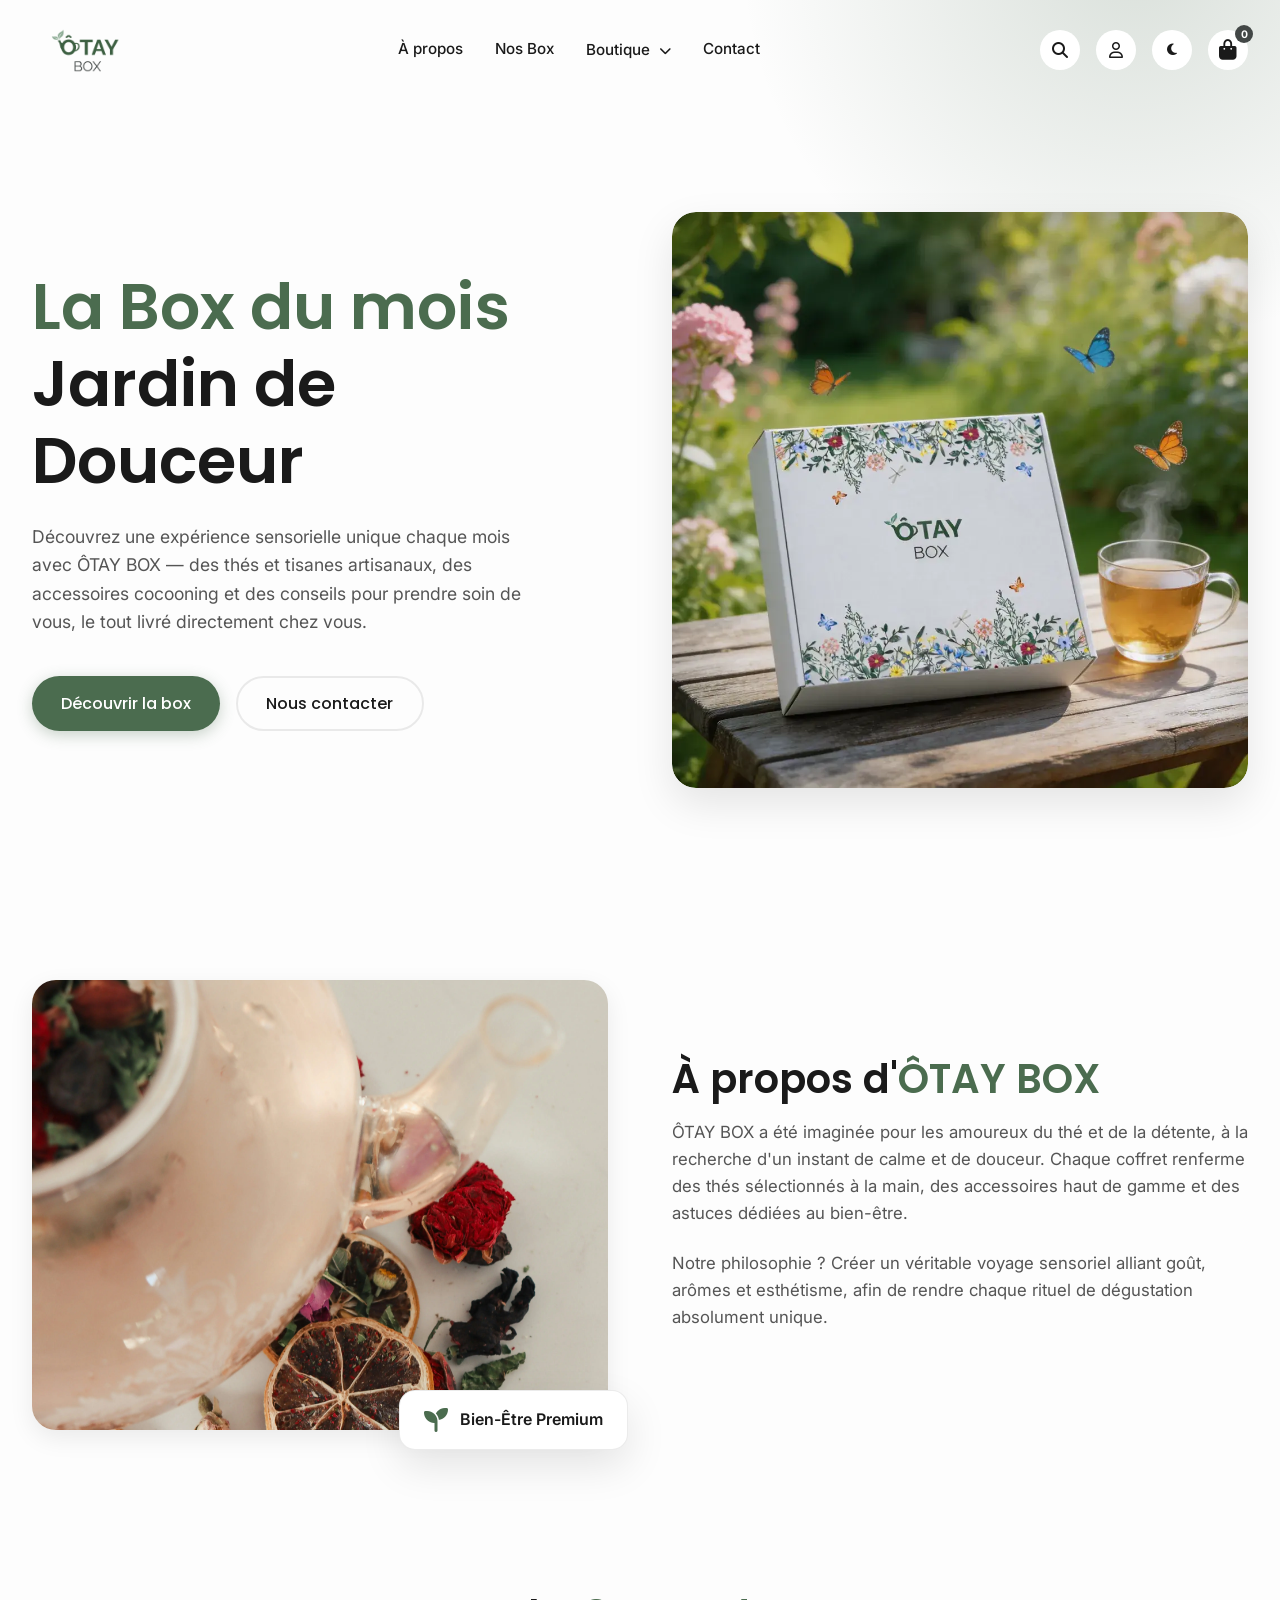
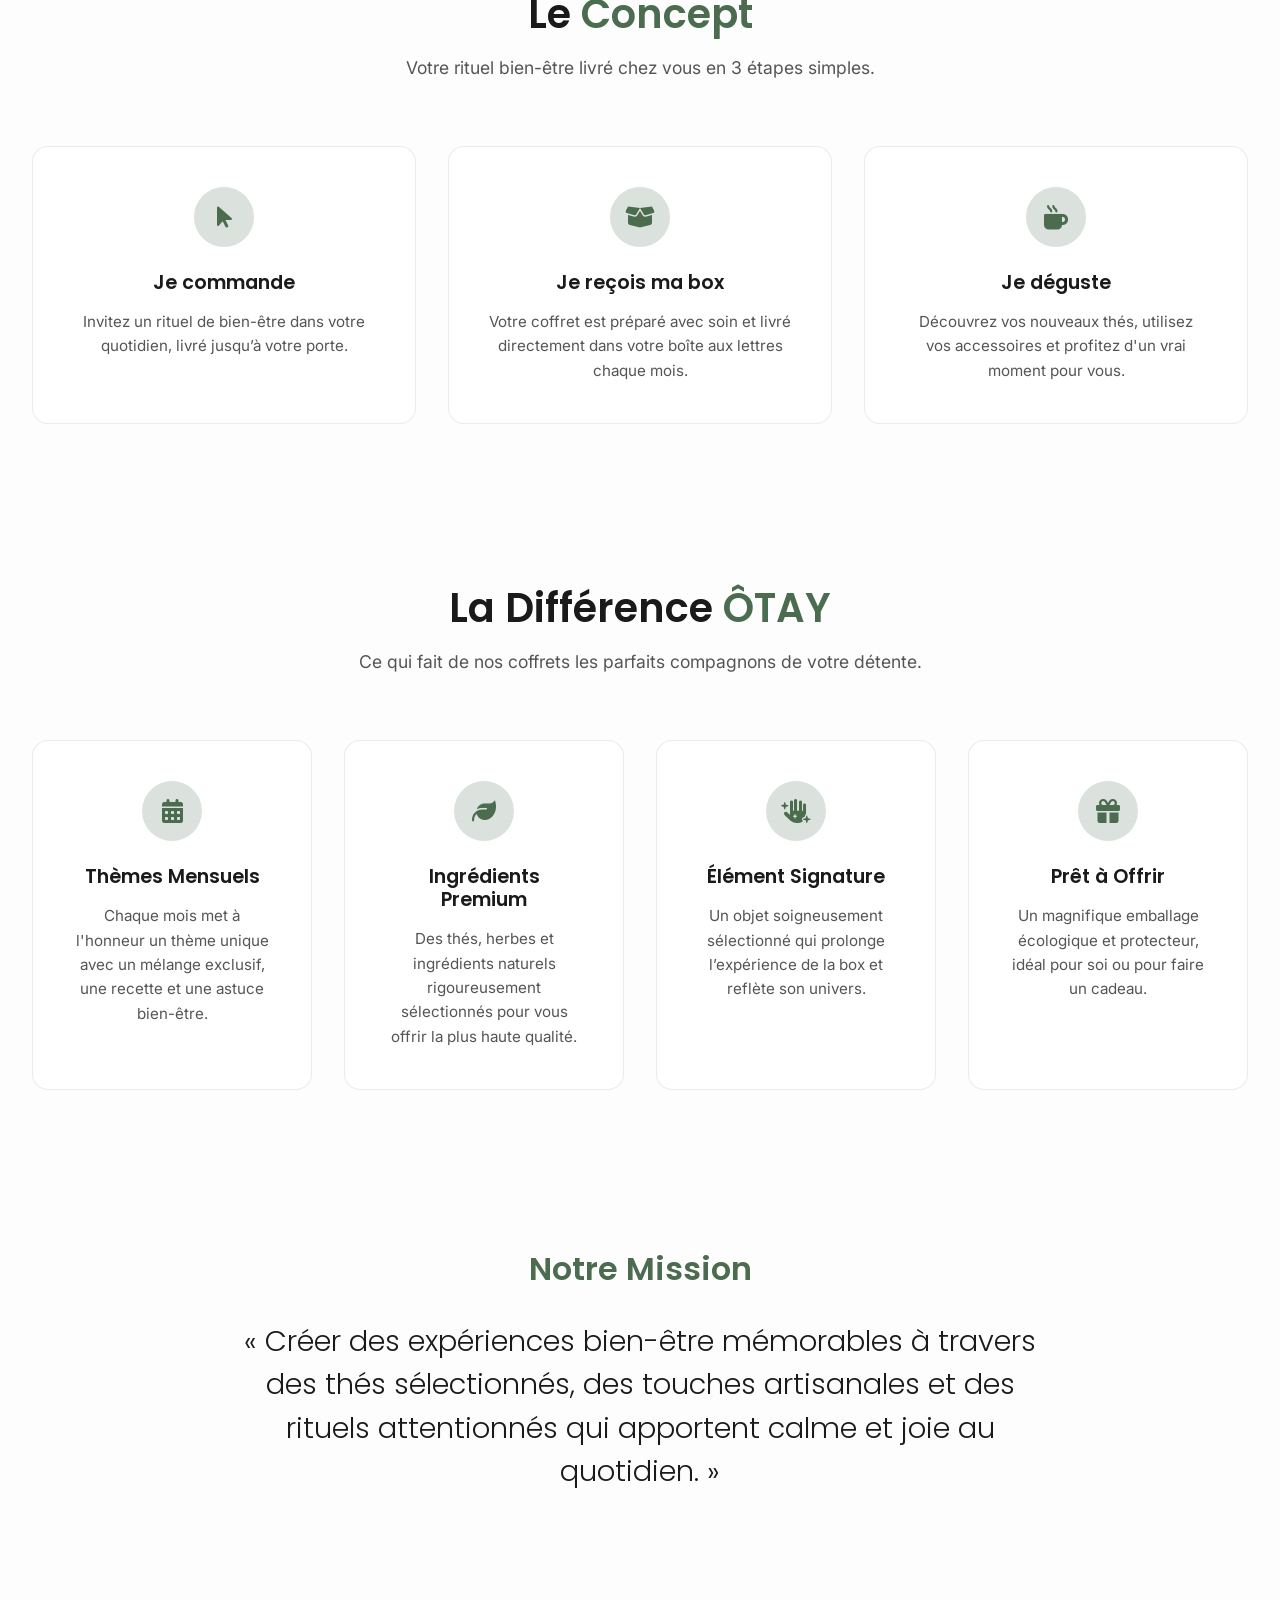
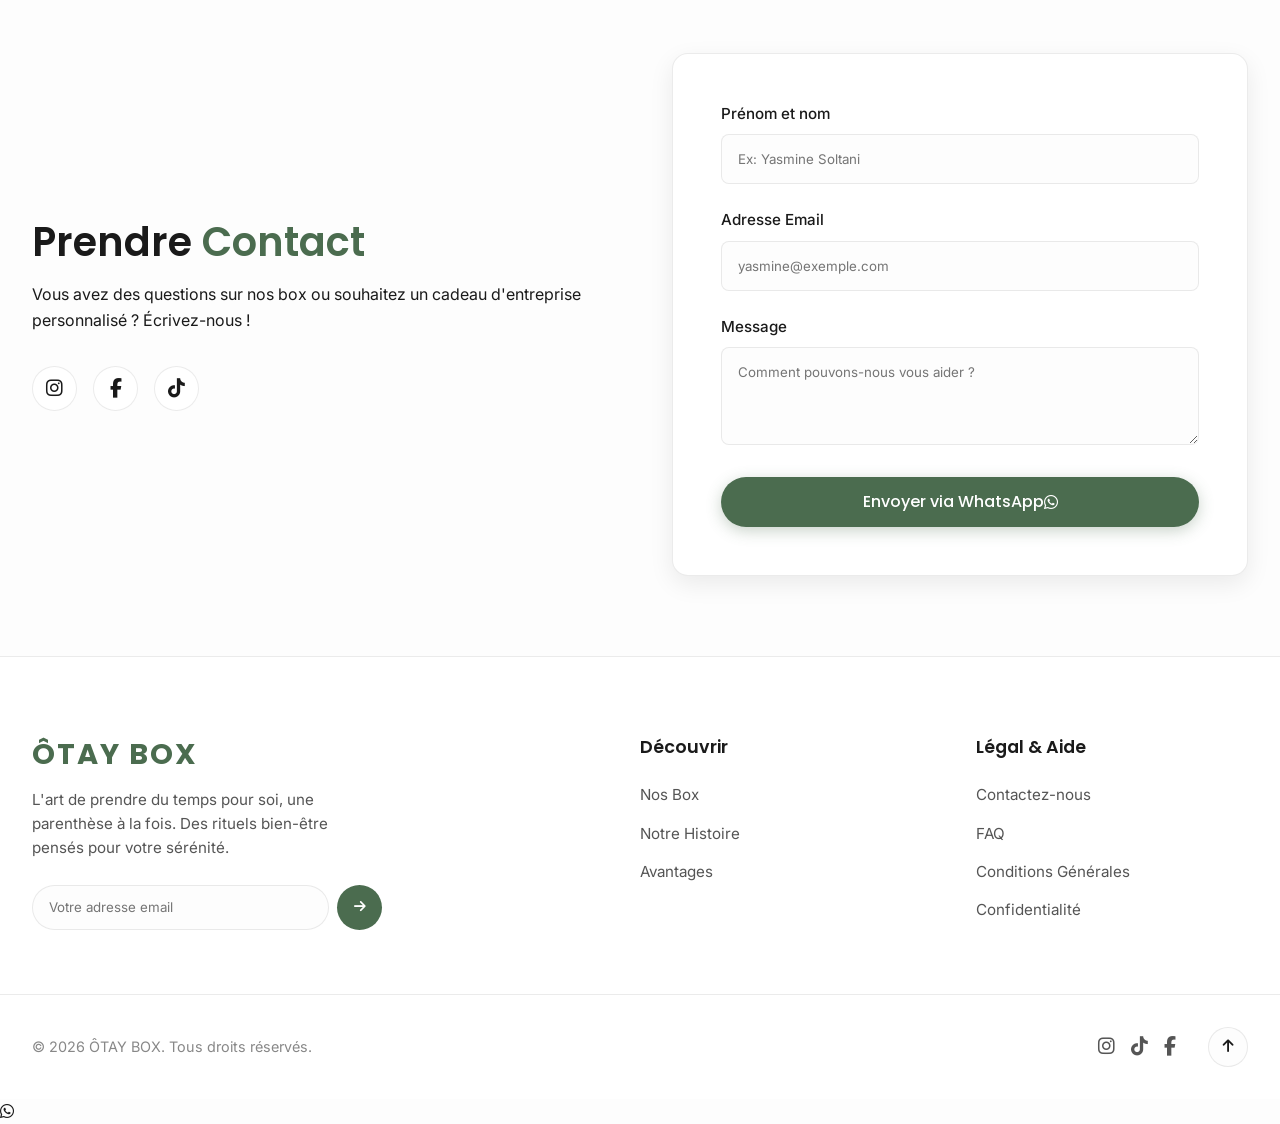
<file: index.html>
<!DOCTYPE html>
<html lang="fr">

<head>
    <meta charset="UTF-8">
    <meta name="viewport" content="width=device-width, initial-scale=1.0">
    <title>ÔTAY BOX | Box de thé et tisanes bien-être en Tunisie</title>
    <meta name="description" content="Découvrez ÔTAY BOX, une box de thé et tisanes artisanales en Tunisie. Un rituel bien-être avec des infusions et accessoires soigneusement sélectionnés, livré chez vous.">
    <!-- Google Fonts -->
    <link rel="preconnect" href="https://fonts.googleapis.com">
    <link rel="preconnect" href="https://fonts.gstatic.com" crossorigin>
    <link href="https://fonts.googleapis.com/css2?family=Inter:wght@300;400;500&family=Poppins:wght@400;500;600;700&display=swap" rel="stylesheet">
    <!-- FontAwesome for Icons -->
    <link rel="stylesheet" href="https://cdnjs.cloudflare.com/ajax/libs/font-awesome/6.4.0/css/all.min.css">
	
   <!-- Custom CSS -->
<link rel="stylesheet" href="css/style.css">

<script>
!function(){
    var t = localStorage.getItem('otay-theme') || 'light';
    document.documentElement.setAttribute('data-theme', t)
}();
</script>

<!-- Canonical -->
<link rel="canonical" href="https://otaybox.tn/">

<!-- Open Graph -->
<meta property="og:type" content="website">
<meta property="og:title" content="ÔTAY BOX | Box de thé et tisanes bien-être en Tunisie">
<meta property="og:description" content="Découvrez une box de thé et tisanes artisanales avec des accessoires bien-être, pensée pour créer des moments de détente.">
<meta property="og:url" content="https://otaybox.tn/">
<meta property="og:image" content="https://otaybox.tn/assets/hero-image.webp">

<!-- Twitter -->
<meta name="twitter:card" content="summary_large_image">
<meta name="twitter:title" content="ÔTAY BOX | Box de thé et tisanes bien-être en Tunisie">
<meta name="twitter:description" content="Découvrez une box de thé et tisanes artisanales avec des accessoires bien-être, pensée pour créer des moments de détente.">
<meta name="twitter:image" content="https://otaybox.tn/assets/hero-image.webp">

<script type="application/ld+json">
{
  "@context": "https://schema.org",
  "@type": "Organization",
  "name": "ÔTAY BOX",
  "url": "https://otaybox.tn",
  "logo": "https://otaybox.tn/assets/logo.png",
  "image": "https://otaybox.tn/assets/logo.png",
  "description": "Découvrez ÔTAY BOX, une box bien-être en Tunisie dédiée aux thés, tisanes artisanales et accessoires pour des moments de détente et de découverte.",
  "email": "contact@otaybox.tn",
  "areaServed": {
    "@type": "Country",
    "name": "Tunisia"
  },
  "sameAs": [
    "https://www.facebook.com/OTAYBOX/",
    "https://www.instagram.com/otaybox/",
    "https://www.tiktok.com/@otaybox"
  ]
}
</script>
<script type="application/ld+json">
{
  "@context": "https://schema.org",
  "@type": "WebSite",
  "name": "ÔTAY BOX",
  "url": "https://otaybox.tn",
  "inLanguage": "fr-TN"
}
</script>
</head>
<body>
    <!-- Navbar -->
    <header class="navbar fade-in">
        <div class="container nav-container">
            <a href="index.html" class="logo">
                <img src="assets/logo.png" alt="Logo ÔTAY BOX" class="logo-img">
            </a>
            
            <nav class="nav-links">
                <a href="index.html#about" class="nav-link">À propos</a>
                <a href="box-detail.html" class="nav-link">Nos Box</a>
                <div class="nav-item-dropdown">
                    <a href="boutique.html" class="nav-link">Boutique <i class="fa-solid fa-chevron-down" style="font-size: 0.8em; margin-left: 5px;"></i></a>
                    <div class="dropdown-menu">
                        <a href="boutique.html#infusions" class="dropdown-link">Infusions & Tisanes</a>
                        <a href="boutique.html#accessoires" class="dropdown-link">Accessoires de thé</a>
                        <a href="boutique.html#bougies" class="dropdown-link">Bougies & Parfums</a>
                        <a href="boutique.html#savons" class="dropdown-link">Savons & Soins naturels</a>
                        <a href="boutique.html#lifestyle" class="dropdown-link">Lifestyle & Détente</a>
                    </div>
                </div>
                <a href="index.html#contact" class="nav-link">Contact</a>
            </nav>

            <div class="nav-actions">
                <a href="#" class="icon-btn search-btn" aria-label="Rechercher" onclick="event.preventDefault(); alert('Recherche en cours de développement');">
                    <i class="fa-solid fa-magnifying-glass"></i>
                </a>
                <a href="#" class="icon-btn profile-btn" aria-label="Mon compte" onclick="event.preventDefault(); alert('Espace client en cours de développement');">
                    <i class="fa-regular fa-user"></i>
                </a>
                <button class="icon-btn theme-toggle" aria-label="Basculer le thème clair/sombre">
                    <i class="fa-solid fa-sun light-icon"></i>
                    <i class="fa-solid fa-moon dark-icon"></i>
                </button>
                <button class="cart-btn" aria-label="Panier">
                    <i class="fa-solid fa-bag-shopping"></i>
                    <span class="cart-count">0</span>
                </button>
                <button class="icon-btn mobile-menu-toggle" aria-label="Ouvrir le menu">
                    <i class="fa-solid fa-bars"></i>
                </button>
            </div>
        </div>
        
        <!-- Mobile Menu -->
        <div class="mobile-menu">
            <a href="index.html#about" class="mobile-link">À propos</a>
            <a href="box-detail.html" class="mobile-link">Nos Box</a>
            <a href="boutique.html" class="mobile-link">Boutique</a>
            <a href="index.html#contact" class="mobile-link">Contact</a>
            <button class="mobile-link theme-toggle" style="display: flex; align-items: center; justify-content: center; gap: 10px; width: 100%; border: none; font-family: inherit; font-size: inherit; font-weight: inherit; color: inherit; cursor: pointer;">
                <span>Thème</span>
                <i class="fa-solid fa-sun light-icon"></i>
                <i class="fa-solid fa-moon dark-icon"></i>
            </button>
        </div>
    </header>

    <main>
        <!-- Hero Section -->
        <section class="hero glass-panel fade-in slide-up" id="hero">
            <div class="container hero-container">
                <div class="hero-content">
                    <h1 class="hero-title">
                        <span class="text-accent">La Box du mois</span> <br> 
                        Jardin de Douceur
                    </h1>
                    <p class="hero-intro">
                        Découvrez une expérience sensorielle unique chaque mois avec ÔTAY BOX — des thés et tisanes artisanaux, des accessoires cocooning et des conseils pour prendre soin de vous, le tout livré directement chez vous.
                    </p>
                    <div class="hero-ctas">
                        <a href="box-detail.html" class="btn btn-primary">Découvrir la box</a>
                        <a href="#contact" class="btn btn-outline">Nous contacter</a>
                    </div>
                </div>
                <div class="hero-image-wrapper">
                    <img src="assets/hero-image.webp" loading="lazy" alt="Box de Thé Premium ÔTAY BOX" class="hero-image blur-load">
                    <div class="glow-effect"></div>
                </div>
            </div>
        </section>

        <!-- About Section -->
        <section class="about section-padding fade-in scroll-anim" id="about">
            <div class="container about-container">
                <div class="about-image-wrapper">
                    <img src="assets/yukon-haughton-Fkt0y2UZg88-unsplash.webp" loading="lazy" alt="Un moment de calme avec ÔTAY BOX" class="about-image blur-load">
                    <div class="floating-badge">
                        <i class="fa-solid fa-seedling"></i>
                        <span>Bien-Être Premium</span>
                    </div>
                </div>
                <div class="about-content">
                    <h2 class="section-title">À propos d'<span class="text-accent">ÔTAY BOX</span></h2>
                    <p class="section-text">
                        ÔTAY BOX a été imaginée pour les amoureux du thé et de la détente, à la recherche d'un instant de calme et de douceur. Chaque coffret renferme des thés sélectionnés à la main, des accessoires haut de gamme et des astuces dédiées au bien-être.
                    </p>
                    <p class="section-text">
                        Notre philosophie ? Créer un véritable voyage sensoriel alliant goût, arômes et esthétisme, afin de rendre chaque rituel de dégustation absolument unique.
                    </p>
                </div>
            </div>
        </section>

        <!-- Concept Section (Non-clickable in nav, explains how it works) -->
        <section class="how-it-works section-padding fade-in scroll-anim">
            <div class="container">
                <div class="section-header">
                    <h2 class="section-title">Le <span class="text-primary">Concept</span></h2>
                    <p class="section-subtitle">Votre rituel bien-être livré chez vous en 3 étapes simples.</p>
                </div>
                
                <div class="benefits-grid">
                    <div class="benefit-card">
                        <div class="benefit-icon">
                            <i class="fa-solid fa-mouse-pointer"></i>
                        </div>
                        <h3 class="benefit-title">Je commande</h3>
                        <p class="benefit-desc">Invitez un rituel de bien-être dans votre quotidien, livré jusqu’à votre porte.</p>
                    </div>
                    <div class="benefit-card">
                        <div class="benefit-icon">
                            <i class="fa-solid fa-box-open"></i>
                        </div>
                        <h3 class="benefit-title">Je reçois ma box</h3>
                        <p class="benefit-desc">Votre coffret est préparé avec soin et livré directement dans votre boîte aux lettres chaque mois.</p>
                    </div>
                    <div class="benefit-card">
                        <div class="benefit-icon">
                            <i class="fa-solid fa-mug-hot"></i>
                        </div>
                        <h3 class="benefit-title">Je déguste</h3>
                        <p class="benefit-desc">Découvrez vos nouveaux thés, utilisez vos accessoires et profitez d'un vrai moment pour vous.</p>
                    </div>
                </div>
            </div>
        </section>


        <!-- Benefits Section -->
        <section class="benefits section-padding fade-in scroll-anim" id="benefits">
            <div class="container">
                <div class="section-header">
                    <h2 class="section-title">La Différence <span class="text-accent">ÔTAY</span></h2>
                    <p class="section-subtitle">Ce qui fait de nos coffrets les parfaits compagnons de votre détente.</p>
                </div>
                
                <div class="benefits-grid">
                    <div class="benefit-card">
                        <div class="benefit-icon">
                            <i class="fa-solid fa-calendar-days"></i>
                        </div>
                        <h3 class="benefit-title">Thèmes Mensuels</h3>
                        <p class="benefit-desc">Chaque mois met à l'honneur un thème unique avec un mélange exclusif, une recette et une astuce bien-être.</p>
                    </div>
                    <div class="benefit-card">
                        <div class="benefit-icon">
                            <i class="fa-solid fa-leaf"></i>
                        </div>
                        <h3 class="benefit-title">Ingrédients Premium</h3>
                        <p class="benefit-desc">Des thés, herbes et ingrédients naturels rigoureusement sélectionnés pour vous offrir la plus haute qualité.</p>
                    </div>
                    <div class="benefit-card">
                        <div class="benefit-icon">
                            <i class="fa-solid fa-hand-sparkles"></i>
                        </div>
                        <h3 class="benefit-title">Élément Signature</h3>
                        <p class="benefit-desc">Un objet soigneusement sélectionné qui prolonge l’expérience de la box et reflète son univers.</p>
                    </div>
                    <div class="benefit-card">
                        <div class="benefit-icon">
                            <i class="fa-solid fa-gift"></i>
                        </div>
                        <h3 class="benefit-title">Prêt à Offrir</h3>
                        <p class="benefit-desc">Un magnifique emballage écologique et protecteur, idéal pour soi ou pour faire un cadeau.</p>
                    </div>
                </div>
            </div>
        </section>



        <!-- Mission -->
        <section class="mission section-padding fade-in scroll-anim" id="mission">
            <div class="container text-center">
                <h2 class="mission-title">Notre Mission</h2>
                <p class="mission-statement">
                    « Créer des expériences bien-être mémorables à travers des thés sélectionnés, des touches artisanales et des rituels attentionnés qui apportent calme et joie au quotidien. »
                </p>
            </div>
        </section>

        <!-- Contact Section -->
        <section class="contact section-padding fade-in scroll-anim" id="contact">
            <div class="container contact-container">
                <div class="contact-info">
                    <h2 class="section-title">Prendre <span class="text-accent">Contact</span></h2>
                    <p class="section-desc">Vous avez des questions sur nos box ou souhaitez un cadeau d'entreprise personnalisé ? Écrivez-nous !</p>
                    
                    <div class="social-links mt-4">
                        <a href="https://www.instagram.com/otaybox/" target="_blank" class="social-icon" aria-label="Instagram"><i class="fa-brands fa-instagram"></i></a>
                        <a href="https://www.facebook.com/OTAYBOX/" target="_blank" class="social-icon" aria-label="Facebook"><i class="fa-brands fa-facebook-f"></i></a>
                        <a href="https://www.tiktok.com/@otaybox" target="_blank" class="social-icon" aria-label="TikTok"><i class="fa-brands fa-tiktok"></i></a>
                    </div>
                </div>
                
                <form class="contact-form glass-panel" id="contact-form">
                    <div class="form-group">
                        <label for="name">Prénom et nom</label>
                        <input type="text" id="name" placeholder="Ex: Yasmine Soltani" required>
                    </div>
                    <div class="form-group">
                        <label for="email">Adresse Email</label>
                        <input type="email" id="email" placeholder="yasmine@exemple.com" required>
                    </div>
                    <div class="form-group">
                        <label for="message">Message</label>
                        <textarea id="message" rows="4" placeholder="Comment pouvons-nous vous aider ?" required></textarea>
                    </div>
                    <button type="submit" class="btn btn-primary btn-block">Envoyer via WhatsApp <i class="fa-brands fa-whatsapp"></i></button>
                </form>
            </div>
        </section>
    </main>

    <footer class="footer">
        <div class="container footer-content-grid">
            <div class="footer-col brand-col">
                <h3 class="footer-logo-text">ÔTAY BOX</h3>
                <p class="footer-desc">L'art de prendre du temps pour soi, une parenthèse à la fois. Des rituels bien-être pensés pour votre sérénité.</p>
                <form class="newsletter-form">
                    <input type="email" placeholder="Votre adresse email" aria-label="Email" required>
                    <button type="submit" aria-label="S'inscrire"><i class="fa-solid fa-arrow-right"></i></button>
                </form>
            </div>
            
            <div class="footer-col">
                <h4 class="footer-heading">Découvrir</h4>
                <ul class="footer-links">
                    <li><a href="box-detail.html">Nos Box</a></li>
                    <li><a href="#about">Notre Histoire</a></li>
                    <li><a href="#benefits">Avantages</a></li>
                </ul>
            </div>
            
            <div class="footer-col">
                <h4 class="footer-heading">Légal & Aide</h4>
                <ul class="footer-links">
                    <li><a href="#contact">Contactez-nous</a></li>
                    <li><a href="#">FAQ</a></li>
                    <li><a href="#">Conditions Générales</a></li>
                    <li><a href="#">Confidentialité</a></li>
                </ul>
            </div>
        </div>
        
        <div class="container footer-bottom">
            <p>&copy; <span id="current-year"></span> ÔTAY BOX. Tous droits réservés.</p>
            <div class="footer-actions">
                <div class="footer-socials">
                    <a href="https://www.instagram.com/otaybox/" target="_blank" aria-label="Instagram"><i class="fa-brands fa-instagram"></i></a>
                    <a href="https://www.tiktok.com/@otaybox" target="_blank" aria-label="TikTok"><i class="fa-brands fa-tiktok"></i></a>
                    <a href="https://www.facebook.com/OTAYBOX/" target="_blank" aria-label="Facebook"><i class="fa-brands fa-facebook-f"></i></a>
                </div>
                <a href="#hero" class="back-to-top" aria-label="Retour en haut">
                    <i class="fa-solid fa-arrow-up"></i>
                </a>
            </div>
        </div>
    </footer>

    <!-- Scripts -->
    <script src="js/script.js"></script>
</body>
</html>
</file>
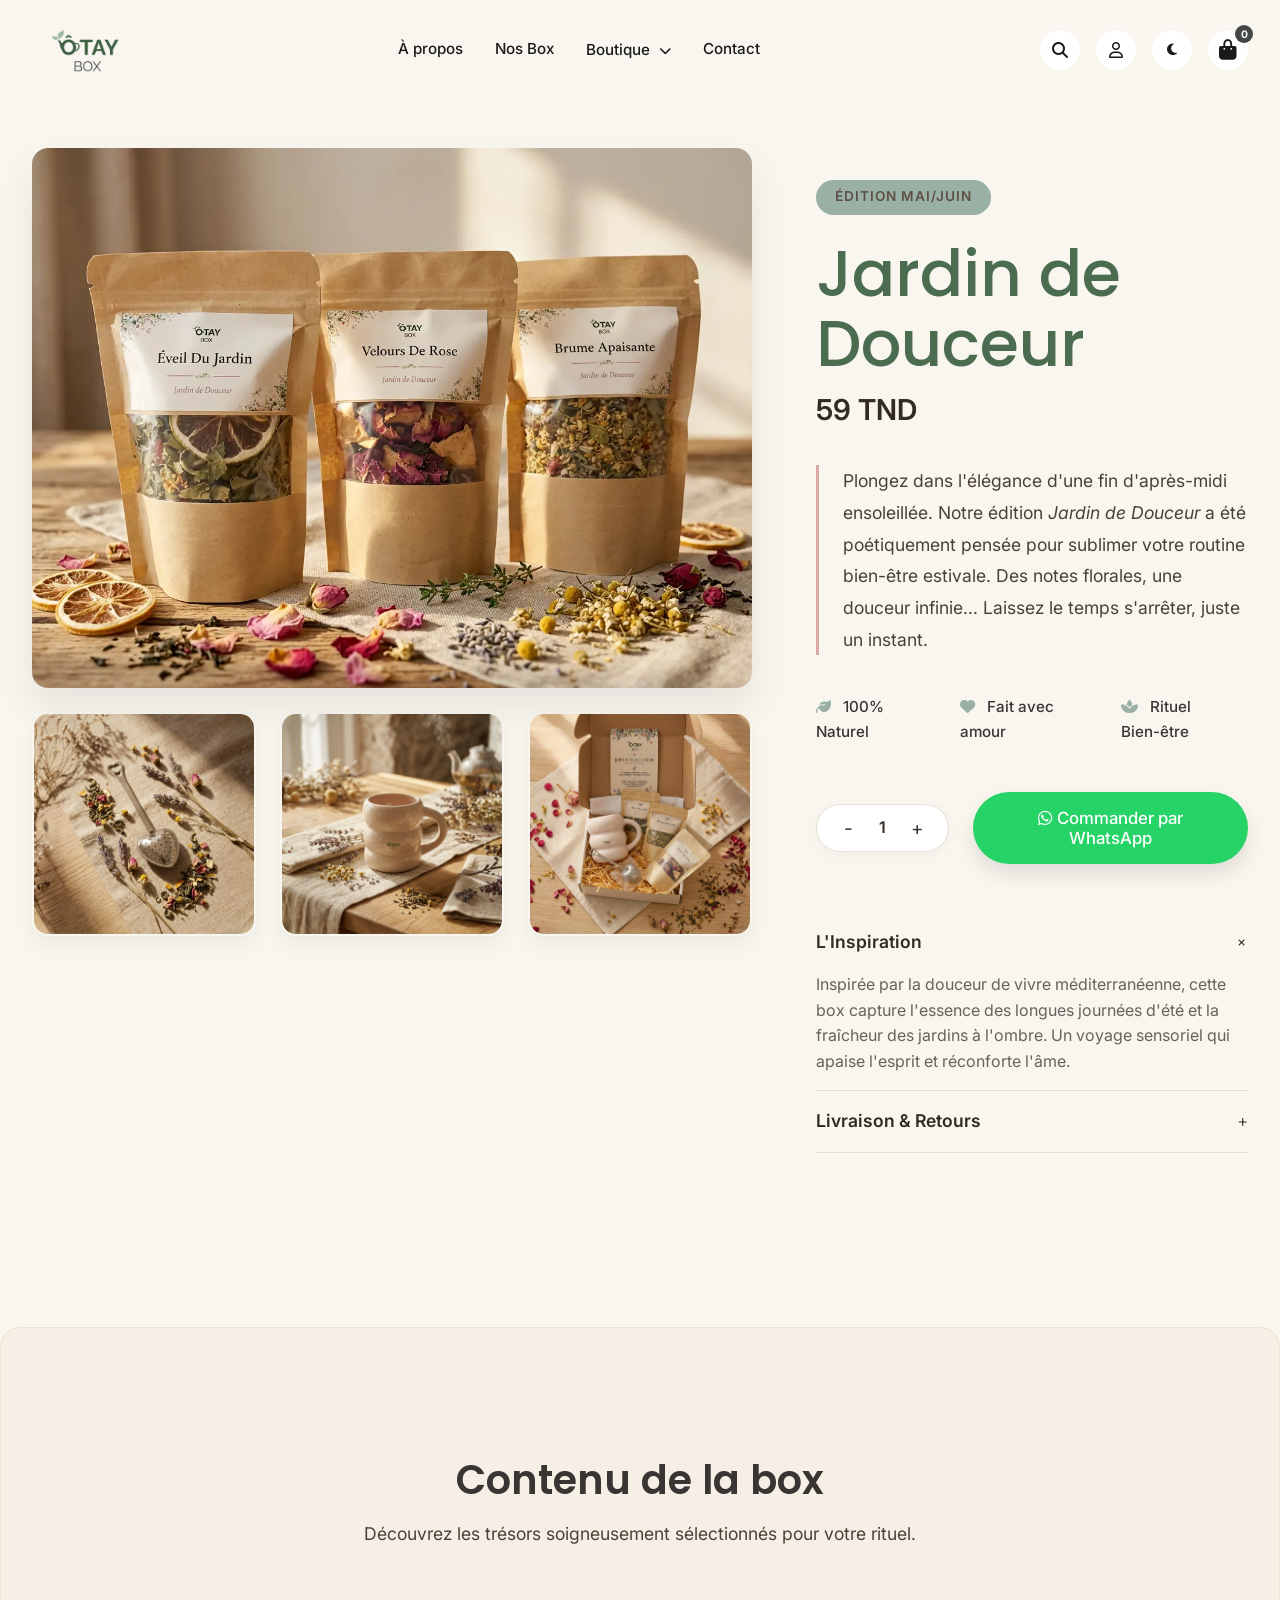
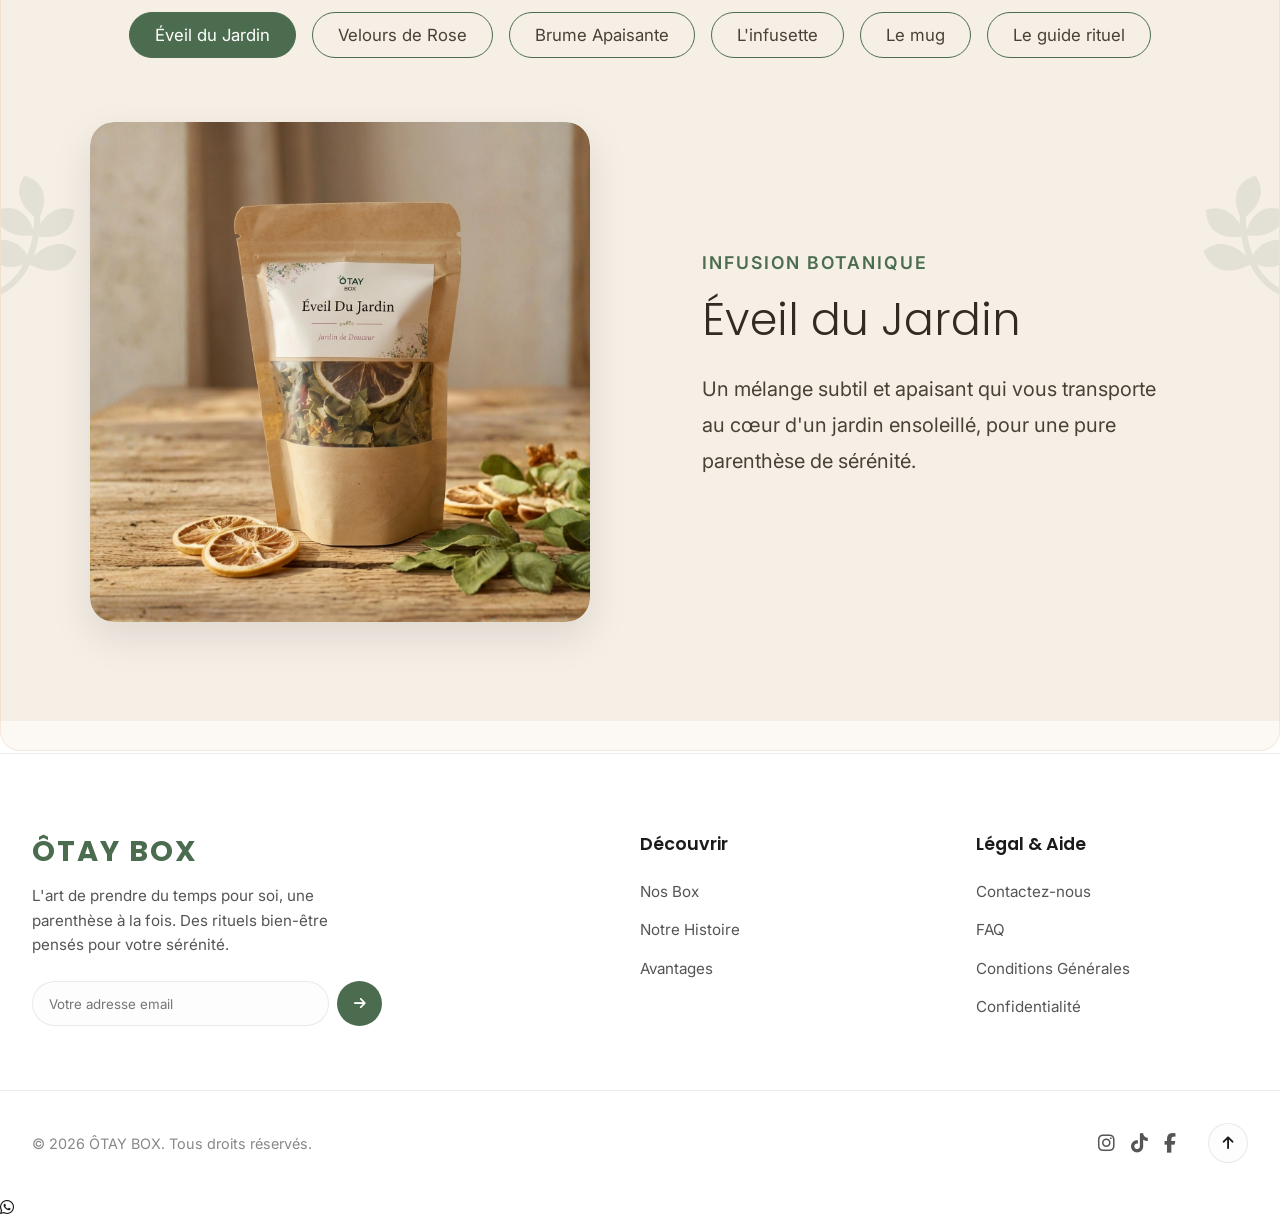
<file: box-detail.html>
<!DOCTYPE html>
<html lang="fr">

<head>
    <meta charset="UTF-8">
    <meta name="viewport" content="width=device-width, initial-scale=1.0">
    <title>Jardin de Douceur | Box thé & tisanes bien-être ÔTAY BOX</title>
    <meta name="description" content="Découvrez Jardin de Douceur, la box bien-être ÔTAY BOX avec thés, tisanes artisanales et accessoires pour un moment de détente en Tunisie.">
    <!-- Google Fonts -->
    <link rel="preconnect" href="https://fonts.googleapis.com">
    <link rel="preconnect" href="https://fonts.gstatic.com" crossorigin>
    <link
        href="https://fonts.googleapis.com/css2?family=Inter:wght@300;400;500&family=Poppins:wght@400;500;600;700&display=swap"
        rel="stylesheet">
    <!-- FontAwesome for Icons -->
    <link rel="stylesheet" href="https://cdnjs.cloudflare.com/ajax/libs/font-awesome/6.4.0/css/all.min.css">
    <!-- Custom CSS -->
    <link rel="stylesheet" href="css/style.css">
    <script>!function(){var t=localStorage.getItem('otay-theme')||'light';document.documentElement.setAttribute('data-theme',t)}();</script>
	
<!-- Schema Product -->
<script type="application/ld+json">
{
  "@context": "https://schema.org",
  "@type": "Product",
  "name": "ÔTAY BOX - Jardin de Douceur",
  "image": "https://otaybox.tn/assets/produit3.webp",
  "description": "Découvrez la box Jardin de Douceur de ÔTAY BOX, une box bien-être composée de thés, tisanes artisanales et accessoires pour un moment de détente.",
  "brand": {
    "@type": "Brand",
    "name": "ÔTAY BOX"
  },
  "category": "Box bien-être",
  "sku": "OTAY-BOX-JARDIN-DOUCEUR",
  "offers": {
    "@type": "Offer",
    "url": "https://otaybox.tn/box-detail.html",
    "priceCurrency": "TND",
    "price": "59",
    "availability": "https://schema.org/InStock"
  }
}
</script>
<!-- Schema Breadcrumb -->
<script type="application/ld+json">
{
  "@context": "https://schema.org",
  "@type": "BreadcrumbList",
  "itemListElement": [
    {
      "@type": "ListItem",
      "position": 1,
      "name": "Accueil",
      "item": "https://otaybox.tn/"
    },
    {
      "@type": "ListItem",
      "position": 2,
      "name": "Nos Box",
      "item": "https://otaybox.tn/box-detail.html"
    },
    {
      "@type": "ListItem",
      "position": 3,
      "name": "Jardin de Douceur",
      "item": "https://otaybox.tn/box-detail.html"
    }
  ]
}
</script>
<!-- Open Graph -->
<meta property="og:type" content="product">
<meta property="og:title" content="Jardin de Douceur | Box thé & tisanes bien-être ÔTAY BOX">
<meta property="og:description" content="Découvrez Jardin de Douceur, la box bien-être ÔTAY BOX avec thés, tisanes artisanales et accessoires pour un moment de détente en Tunisie.">
<meta property="og:url" content="https://otaybox.tn/box-detail.html">
<meta property="og:image" content="https://otaybox.tn/assets/produit3.webp">

<!-- Twitter -->
<meta name="twitter:card" content="summary_large_image">
<meta name="twitter:title" content="Jardin de Douceur | Box thé & tisanes bien-être ÔTAY BOX">
<meta name="twitter:description" content="Découvrez Jardin de Douceur, la box bien-être ÔTAY BOX avec thés, tisanes artisanales et accessoires pour un moment de détente en Tunisie.">
<meta name="twitter:image" content="https://otaybox.tn/assets/produit3.webp">

</head>

<body>
    <!-- Navbar -->
    <header class="navbar fade-in">
        <div class="container nav-container">
            <a href="index.html" class="logo">
                <img src="assets/logo.png" alt="Logo ÔTAY BOX" class="logo-img">
            </a>

            <nav class="nav-links">
                <a href="index.html#about" class="nav-link">À propos</a>
                <a href="box-detail.html" class="nav-link active">Nos Box</a>
                <div class="nav-item-dropdown">
                    <a href="boutique.html" class="nav-link">Boutique <i class="fa-solid fa-chevron-down" style="font-size: 0.8em; margin-left: 5px;"></i></a>
                    <div class="dropdown-menu">
                        <a href="boutique.html#infusions" class="dropdown-link">Infusions & Tisanes</a>
                        <a href="boutique.html#accessoires" class="dropdown-link">Accessoires de thé</a>
                        <a href="boutique.html#bougies" class="dropdown-link">Bougies & Parfums</a>
                        <a href="boutique.html#savons" class="dropdown-link">Savons & Soins naturels</a>
                        <a href="boutique.html#lifestyle" class="dropdown-link">Lifestyle & Détente</a>
                    </div>
                </div>
                <a href="index.html#contact" class="nav-link">Contact</a>
            </nav>

            <div class="nav-actions">
                <a href="#" class="icon-btn search-btn" aria-label="Rechercher" onclick="event.preventDefault(); alert('Recherche en cours de développement');">
                    <i class="fa-solid fa-magnifying-glass"></i>
                </a>
                <a href="#" class="icon-btn profile-btn" aria-label="Mon compte" onclick="event.preventDefault(); alert('Espace client en cours de développement');">
                    <i class="fa-regular fa-user"></i>
                </a>
                <button class="icon-btn theme-toggle" aria-label="Basculer le thème clair/sombre">
                    <i class="fa-solid fa-sun light-icon"></i>
                    <i class="fa-solid fa-moon dark-icon"></i>
                </button>
                <button class="cart-btn" aria-label="Panier">
                    <i class="fa-solid fa-bag-shopping"></i>
                    <span class="cart-count">0</span>
                </button>
                <button class="icon-btn mobile-menu-toggle" aria-label="Ouvrir le menu">
                    <i class="fa-solid fa-bars"></i>
                </button>
            </div>
        </div>

        <!-- Mobile Menu -->
        <div class="mobile-menu">
            <a href="index.html#about" class="mobile-link">À propos</a>
            <a href="box-detail.html" class="mobile-link active">Nos Box</a>
            <a href="boutique.html" class="mobile-link">Boutique</a>
            <a href="index.html#contact" class="mobile-link">Contact</a>
            <button class="mobile-link theme-toggle" style="display: flex; align-items: center; justify-content: center; gap: 10px; width: 100%; border: none; font-family: inherit; font-size: inherit; font-weight: inherit; color: inherit; cursor: pointer;">
                <span>Thème</span>
                <i class="fa-solid fa-sun light-icon"></i>
                <i class="fa-solid fa-moon dark-icon"></i>
            </button>
        </div>
    </header>

    <main class="main-content premium-editorial">
        <!-- Hero Section -->
        <section class="editorial-hero">
            <div class="container editorial-hero-layout">
                <!-- Left: Hero Visuals -->
                <div class="editorial-hero-gallery">
                    <div class="hero-main-image">
                        <img id="hero-main-img" src="assets/produit3.webp" alt="Coffret Jardin d'Été - Vue d'ensemble" loading="eager" decoding="async" style="width:100%; height:auto; border-radius: 16px; object-fit:cover;">
                    </div>
                    <div class="hero-sub-images">
                        <img src="assets/Infusette.webp" alt="L'infusette cœur" loading="lazy" onclick="let main = document.getElementById('hero-main-img'); let temp = main.src; main.src = this.src; this.src = temp;" class="clickable-thumb">
                        <img src="assets/produit1.webp" alt="Mug Rose Poudré" loading="lazy" onclick="let main = document.getElementById('hero-main-img'); let temp = main.src; main.src = this.src; this.src = temp;" class="clickable-thumb">
                        <img src="assets/produit.webp" alt="Sachets d'infusion ÔTAY" loading="lazy" onclick="let main = document.getElementById('hero-main-img'); let temp = main.src; main.src = this.src; this.src = temp;" class="clickable-thumb">
                    </div>
                </div>

                <!-- Right: Product Information -->
                <div class="editorial-hero-info" style="color: #332b23;">
                    <div class="editorial-badge" style="color: #5c5046; border-color: #5c5046;">Édition Mai/Juin</div>
                    <h1 class="editorial-title" style="color: var(--accent, #d4a373);">Jardin de Douceur</h1>
                    <p class="editorial-price" style="color: #332b23; font-weight: 600;">59 TND</p>
                    
                    <div class="editorial-story" style="color: #4a4036;">
                        <p>Plongez dans l'élégance d'une fin d'après-midi ensoleillée. Notre édition <em>Jardin de Douceur</em> a été poétiquement pensée pour sublimer votre routine bien-être estivale. Des notes florales, une douceur infinie... Laissez le temps s'arrêter, juste un instant.</p>
                    </div>

                    <div class="editorial-benefits-list">
                        <span><i class="fa-solid fa-leaf"></i> 100% Naturel</span>
                        <span><i class="fa-solid fa-heart"></i> Fait avec amour</span>
                        <span><i class="fa-solid fa-spa"></i> Rituel Bien-être</span>
                    </div>

                    <div class="editorial-actions">
                        <div class="quantity-selector-elegant">
                            <button class="qty-btn-elegant" id="minus">-</button>
                            <span class="qty-val-elegant" id="qty">1</span>
                            <button class="qty-btn-elegant" id="plus">+</button>
                        </div>
                        <button class="btn-elegant wa-order-btn" id="box-whatsapp-order" style="background-color: #25D366; color: white;">
                            <i class="fa-brands fa-whatsapp"></i> Commander par WhatsApp
                        </button>
                    </div>

                    <div class="editorial-accordion">
                        <details open>
                            <summary>L'Inspiration</summary>
                            <div class="accordion-content">
                                <p>Inspirée par la douceur de vivre méditerranéenne, cette box capture l'essence des longues journées d'été et la fraîcheur des jardins à l'ombre. Un voyage sensoriel qui apaise l'esprit et réconforte l'âme.</p>
                            </div>
                        </details>
                        <details>
                            <summary>Livraison & Retours</summary>
                            <div class="accordion-content">
                                <p>Préparée avec soin dans nos ateliers et expédiée sous 48h. Retours possibles sous 14 jours.</p>
                            </div>
                        </details>
                    </div>
                </div>
            </div>
        </section>

        <!-- What's inside the box (Modified with background, wide layout, no cards) -->
        <section class="editorial-inside section-padding scroll-anim" style="background-color: rgba(212, 163, 115, 0.08); border: 1px solid rgba(212, 163, 115, 0.2); border-radius: 20px; margin: 2rem auto; max-width: 1400px; padding: 8rem 2rem; position: relative; overflow: hidden;">
            
            <!-- Side Ornaments -->
            <div style="position: absolute; top: 50%; left: -20px; transform: translateY(-50%); font-size: 8rem; color: var(--accent, #d4a373); opacity: 0.1; pointer-events: none;">
                <i class="fa-brands fa-pagelines"></i>
            </div>
            <div style="position: absolute; top: 50%; right: -20px; transform: translateY(-50%) scaleX(-1); font-size: 8rem; color: var(--accent, #d4a373); opacity: 0.1; pointer-events: none;">
                <i class="fa-brands fa-pagelines"></i>
            </div>

            <div class="container" style="text-align: center; position: relative; z-index: 2;">
                <div class="editorial-section-header" style="color: #332b23;">
                    <h2>Contenu de la box</h2>
                    <p style="color: #4a4036;">Découvrez les trésors soigneusement sélectionnés pour votre rituel.</p>
                </div>

                <div class="box-content-tabs">
                    <!-- Trigger buttons -->
                    <div class="tabs-header" style="display: flex; justify-content: center; gap: 1rem; flex-wrap: wrap; margin-bottom: 4rem;">
                        <button class="tab-btn active" onclick="openBoxTab('tab-tisane1', this)">Éveil du Jardin</button>
                        <button class="tab-btn" onclick="openBoxTab('tab-tisane2', this)">Velours de Rose</button>
                        <button class="tab-btn" onclick="openBoxTab('tab-tisane3', this)">Brume Apaisante</button>
                        <button class="tab-btn" onclick="openBoxTab('tab-accessoire', this)">L'infusette</button>
                        <button class="tab-btn" onclick="openBoxTab('tab-mug', this)">Le mug</button>
                        <button class="tab-btn" onclick="openBoxTab('tab-guide', this)">Le guide rituel</button>
                    </div>
                    
                    <!-- Tab Content: Tisane 1 -->
                    <div class="tab-content" id="tab-tisane1" style="display: block; animation: slideDownFade 0.5s ease-out; text-align: left;">
                        <div class="inside-grid" style="grid-template-columns: 1fr; max-width: 1100px; margin: 0 auto;">
                            <div class="horizontal-card">
                                <div class="inside-img">
                                    <img src="assets/herbal_infusions_tea_1779202539010.webp" alt="Éveil du Jardin">
                                </div>
                                <div class="inside-info">
                                    <span class="inside-category">Infusion Botanique</span>
                                    <h3>Éveil du Jardin</h3>
                                    <p class="inside-desc">Un mélange subtil et apaisant qui vous transporte au cœur d'un jardin ensoleillé, pour une pure parenthèse de sérénité.</p>
                                </div>
                            </div>
                        </div>
                    </div>

                    <!-- Tab Content: Tisane 2 -->
                    <div class="tab-content" id="tab-tisane2" style="display: none; animation: slideDownFade 0.5s ease-out; text-align: left;">
                        <div class="inside-grid" style="grid-template-columns: 1fr; max-width: 1100px; margin: 0 auto;">
                            <div class="horizontal-card">
                                <div class="inside-img">
                                    <img src="assets/produit2.webp" alt="Velours de Rose">
                                </div>
                                <div class="inside-info">
                                    <span class="inside-category">Infusion Florale</span>
                                    <h3>Velours de Rose</h3>
                                    <p class="inside-desc">Délicate et florale, cette tisane marie avec élégance les notes réconfortantes de la rose pour un moment divinement doux.</p>
                                </div>
                            </div>
                        </div>
                    </div>

                    <!-- Tab Content: Tisane 3 -->
                    <div class="tab-content" id="tab-tisane3" style="display: none; animation: slideDownFade 0.5s ease-out; text-align: left;">
                        <div class="inside-grid" style="grid-template-columns: 1fr; max-width: 1100px; margin: 0 auto;">
                            <div class="horizontal-card">
                                <div class="inside-img">
                                    <img src="assets/sweet_treat_honey_1779202724881.webp" alt="Brume Apaisante">
                                </div>
                                <div class="inside-info">
                                    <span class="inside-category">Infusion Réconfort</span>
                                    <h3>Brume Apaisante</h3>
                                    <p class="inside-desc">Le réconfort absolu. Une harmonie de plantes calmantes conçue pour envelopper votre esprit et relâcher toutes les tensions.</p>
                                </div>
                            </div>
                        </div>
                    </div>

                    <!-- Tab Content 4: Accessoire -->
                    <div class="tab-content" id="tab-accessoire" style="display: none; animation: slideDownFade 0.5s ease-out; text-align: left;">
                        <div class="inside-grid" style="grid-template-columns: 1fr; max-width: 1100px; margin: 0 auto;">
                            <div class="horizontal-card">
                                <div class="inside-img">
                                    <img src="assets/Infusette.webp" alt="L'infusette cuillère">
                                </div>
                                <div class="inside-info">
                                    <span class="inside-category">Accessoire Magique</span>
                                    <h3>Le Sceptre Botanique</h3>
                                    <p class="inside-desc">Une infusette en forme de cuillère, délicate et pratique, pensée pour libérer les précieux arômes de vos plantes avec une élégance infinie.</p>
                                </div>
                            </div>
                        </div>
                    </div>

                    <!-- Tab Content 5: Mug -->
                    <div class="tab-content" id="tab-mug" style="display: none; animation: slideDownFade 0.5s ease-out; text-align: left;">
                        <div class="inside-grid" style="grid-template-columns: 1fr; max-width: 1100px; margin: 0 auto;">
                            <div class="horizontal-card">
                                <div class="inside-img">
                                    <img src="assets/produit1.webp" alt="Mug Rose Poudré">
                                </div>
                                <div class="inside-info">
                                    <span class="inside-category">Céramique Artisanale</span>
                                    <h3>Le mug</h3>
                                    <p class="inside-desc">Un magnifique mug conçu pour épouser la paume de vos mains. Une invitation à savourer chaque instant avec chaleur et réconfort.</p>
                                </div>
                            </div>
                        </div>
                    </div>

                    <!-- Tab Content 6: Guide Rituel -->
                    <div class="tab-content" id="tab-guide" style="display: none; animation: slideDownFade 0.5s ease-out; text-align: left;">
                        <div class="inside-grid" style="grid-template-columns: 1fr; max-width: 1100px; margin: 0 auto;">
                            <div class="horizontal-card">
                                <div class="inside-img">
                                    <img src="assets/wellness_card_art_1779202974836.png" alt="Guide Recette">
                                </div>
                                <div class="inside-info">
                                    <span class="inside-category">Inspiration Secrète</span>
                                    <h3>Le Grimoire des Saveurs</h3>
                                    <p class="inside-desc">Un guide poétique regroupant nos recettes secrètes et astuces bien-être pour sublimer chaque note de vos infusions.</p>
                                </div>
                            </div>
                        </div>
                    </div>
                </div>
            </div>
            
            <style>
                @keyframes slideDownFade {
                    from {
                        opacity: 0;
                        transform: translateY(-10px);
                    }
                    to {
                        opacity: 1;
                        transform: translateY(0);
                    }
                }
                .tab-btn {
                    font-size: 1.05rem;
                    padding: 12px 25px;
                    color: #4a4036;
                    background-color: transparent;
                    border: 1px solid var(--accent, #d4a373);
                    border-radius: 25px;
                    box-shadow: none;
                    transition: all 0.3s ease;
                }
                .tab-btn:hover {
                    background-color: var(--accent, #d4a373);
                    color: #fff;
                }
                .tab-btn.active {
                    background-color: var(--accent, #d4a373) !important;
                    color: #fff !important;
                    border-color: var(--accent, #d4a373) !important;
                }
                
                /* Horizontal Layout (No Card Background) */
                .horizontal-card {
                    display: flex;
                    align-items: center;
                    gap: 5rem;
                    background: transparent;
                    border: none;
                    padding: 0;
                    transition: transform 0.3s ease;
                }
                .horizontal-card .inside-img {
                    flex: 0 0 500px;
                    aspect-ratio: 1 / 1;
                    overflow: hidden;
                    border-radius: 24px;
                    box-shadow: 0 15px 40px rgba(0,0,0,0.1);
                }
                .horizontal-card .inside-img img {
                    width: 100%;
                    height: 100%;
                    object-fit: cover;
                    border-radius: 24px;
                }
                .horizontal-card .inside-info {
                    flex: 1;
                    padding-right: 2rem;
                }
                .horizontal-card .inside-info .inside-category {
                    font-size: 1.1rem;
                    text-transform: uppercase;
                    letter-spacing: 2px;
                    color: var(--accent, #d4a373);
                    display: block;
                    margin-bottom: 1rem;
                }
                .horizontal-card .inside-info h3 {
                    margin: 0 0 1.5rem;
                    font-size: 2.8rem;
                    font-weight: 300;
                    line-height: 1.2;
                    color: #332b23;
                }
                .horizontal-card .inside-info .inside-desc {
                    font-size: 1.25rem;
                    line-height: 1.8;
                    color: #4a4036;
                }
                
                @media (max-width: 992px) {
                    .horizontal-card {
                        gap: 3rem;
                    }
                    .horizontal-card .inside-img {
                        flex: 0 0 400px;
                    }
                    .horizontal-card .inside-img img {
                        height: 350px;
                    }
                }

                @media (max-width: 768px) {
                    .horizontal-card {
                        flex-direction: column;
                        text-align: center;
                        gap: 2rem;
                    }
                    .horizontal-card .inside-img {
                        flex: 0 0 auto;
                        width: 100%;
                        max-width: 100%;
                    }
                    .horizontal-card .inside-img img {
                        height: auto;
                        aspect-ratio: 1/1;
                    }
                    .horizontal-card .inside-info {
                        padding-right: 0;
                    }
                    .horizontal-card .inside-info h3 {
                        font-size: 2rem;
                    }
                    /* Fix tab buttons on mobile: no width:100%, allow natural wrap */
                    .tab-btn {
                        width: auto !important;
                        flex: 0 0 auto !important;
                        white-space: nowrap;
                    }
                    .tabs-header {
                        justify-content: center !important;
                        overflow-x: auto !important;
                        flex-wrap: wrap !important;
                        padding-bottom: 0.5rem;
                    }
                }
            </style>
            
            <script>
                function openBoxTab(tabId, btn) {
                    // Hide all contents
                    document.querySelectorAll('.tab-content').forEach(tab => {
                        tab.style.display = 'none';
                    });
                    
                    // Remove active class from all buttons
                    document.querySelectorAll('.tab-btn').forEach(b => {
                        b.classList.remove('active');
                    });
                    
                    // Show target content and activate button
                    document.getElementById(tabId).style.display = 'block';
                    btn.classList.add('active');
                }
            </script>
        </section>

    </main>

    <footer class="footer">
        <div class="container footer-content-grid">
            <div class="footer-col brand-col">
                <h3 class="footer-logo-text">ÔTAY BOX</h3>
                <p class="footer-desc">L'art de prendre du temps pour soi, une parenthèse à la fois. Des rituels
                    bien-être pensés pour votre sérénité.</p>
                <form class="newsletter-form">
                    <input type="email" placeholder="Votre adresse email" aria-label="Email" required>
                    <button type="submit" aria-label="S'inscrire"><i class="fa-solid fa-arrow-right"></i></button>
                </form>
            </div>

            <div class="footer-col">
                <h4 class="footer-heading">Découvrir</h4>
                <ul class="footer-links">
                    <li><a href="box-detail.html">Nos Box</a></li>
                    <li><a href="index.html#about">Notre Histoire</a></li>
                    <li><a href="index.html#benefits">Avantages</a></li>
                </ul>
            </div>

            <div class="footer-col">
                <h4 class="footer-heading">Légal & Aide</h4>
                <ul class="footer-links">
                    <li><a href="index.html#contact">Contactez-nous</a></li>
                    <li><a href="#">FAQ</a></li>
                    <li><a href="#">Conditions Générales</a></li>
                    <li><a href="#">Confidentialité</a></li>
                </ul>
            </div>
        </div>

        <div class="container footer-bottom">
            <p>&copy; <span id="current-year"></span> ÔTAY BOX. Tous droits réservés.</p>
            <div class="footer-actions">
                <div class="footer-socials">
                    <a href="https://www.instagram.com/otaybox/" target="_blank" aria-label="Instagram"><i class="fa-brands fa-instagram"></i></a>
                    <a href="https://www.tiktok.com/@otaybox" target="_blank" aria-label="TikTok"><i class="fa-brands fa-tiktok"></i></a>
                    <a href="https://www.facebook.com/OTAYBOX/" target="_blank" aria-label="Facebook"><i class="fa-brands fa-facebook-f"></i></a>
                </div>
                <a href="#" class="back-to-top" aria-label="Retour en haut">
                    <i class="fa-solid fa-arrow-up"></i>
                </a>
            </div>
        </div>
    </footer>

    <!-- Scripts -->
    <script src="js/script.js"></script>

    <!-- Dark mode overrides for box-detail editorial elements -->
    <style>
        [data-theme="dark"] .premium-editorial {
            background-color: var(--bg-main) !important;
            color: var(--text-primary) !important;
        }
        [data-theme="dark"] body:has(.premium-editorial) {
            background-color: var(--bg-main) !important;
        }
        [data-theme="dark"] .premium-editorial h1,
        [data-theme="dark"] .premium-editorial h2,
        [data-theme="dark"] .premium-editorial h3 {
            color: var(--text-primary) !important;
        }
        [data-theme="dark"] .editorial-story {
            color: var(--text-secondary) !important;
        }
        [data-theme="dark"] .inside-card {
            background: var(--bg-surface) !important;
            border-color: var(--border-color) !important;
        }
        [data-theme="dark"] .horizontal-card .inside-info h3 {
            color: var(--text-primary) !important;
        }
        [data-theme="dark"] .inside-desc,
        [data-theme="dark"] .horizontal-card .inside-info .inside-desc {
            color: var(--text-secondary) !important;
        }
        [data-theme="dark"] .editorial-inside {
            background-color: rgba(141,172,149,0.08) !important;
            border-color: rgba(141,172,149,0.2) !important;
        }
        [data-theme="dark"] .editorial-inside h2 {
            color: var(--text-primary) !important;
        }
        [data-theme="dark"] .editorial-inside p {
            color: var(--text-secondary) !important;
        }
        [data-theme="dark"] .tab-btn {
            color: var(--text-secondary) !important;
            border-color: var(--accent) !important;
        }
        [data-theme="dark"] .tab-btn.active,
        [data-theme="dark"] .tab-btn:hover {
            background-color: var(--accent) !important;
            color: #fff !important;
        }
        [data-theme="dark"] .footer {
            background-color: var(--bg-surface) !important;
        }
        [data-theme="dark"] .footer-logo-text,
        [data-theme="dark"] .footer-heading,
        [data-theme="dark"] .footer-desc {
            color: var(--text-primary) !important;
        }
        [data-theme="dark"] .footer-links a {
            color: var(--text-secondary) !important;
        }
        [data-theme="dark"] .editorial-ritual {
            background: var(--bg-surface) !important;
        }
        [data-theme="dark"] .ritual-title,
        [data-theme="dark"] .ritual-desc {
            color: var(--text-primary) !important;
        }
    </style>
</body>

</html>
</file>
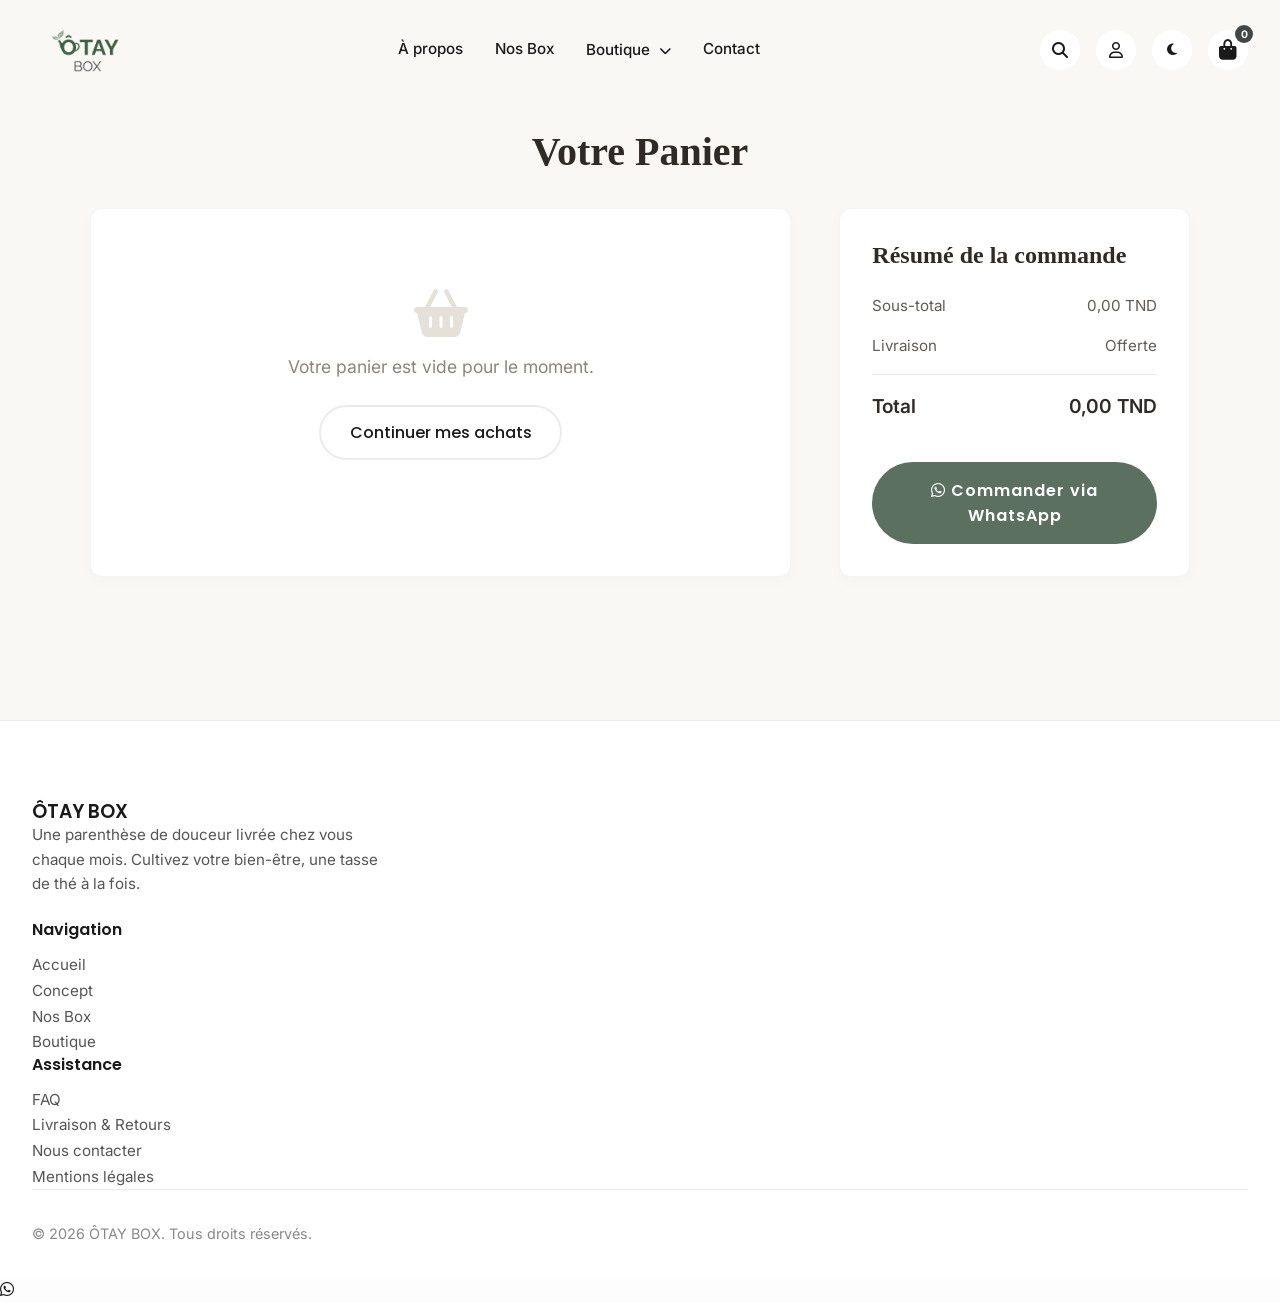
<file: cart.html>
<!DOCTYPE html>
<html lang="fr">

<head>
    <meta charset="UTF-8">
    <meta name="viewport" content="width=device-width, initial-scale=1.0">
    <title>ÔTAY BOX — Votre Panier</title>
    <!-- Google Fonts -->
    <link rel="preconnect" href="https://fonts.googleapis.com">
    <link rel="preconnect" href="https://fonts.gstatic.com" crossorigin>
    <link href="https://fonts.googleapis.com/css2?family=Inter:wght@300;400;500&family=Poppins:wght@400;500;600;700&display=swap" rel="stylesheet">
    <!-- FontAwesome for Icons -->
    <link rel="stylesheet" href="https://cdnjs.cloudflare.com/ajax/libs/font-awesome/6.4.0/css/all.min.css">
    <!-- Custom CSS -->
    <link rel="stylesheet" href="css/style.css">
    <script>!function(){var t=localStorage.getItem('otay-theme')||'light';document.documentElement.setAttribute('data-theme',t)}();</script>

    <style>
        .cart-page-main {
            padding-top: 8rem;
            padding-bottom: 4rem;
            background-color: #FAF8F5;
            min-height: 80vh;
        }
        .cart-title {
            font-family: 'Playfair Display', serif;
            font-size: 2.5rem;
            color: #2F2A25;
            margin-bottom: 2rem;
            text-align: center;
        }
        .cart-container {
            display: grid;
            grid-template-columns: 2fr 1fr;
            gap: 3rem;
            max-width: 1100px;
            margin: 0 auto;
        }
        .cart-items-section {
            background: #fff;
            border-radius: 12px;
            padding: 2rem;
            box-shadow: 0 5px 15px rgba(0,0,0,0.02);
            border: 1px solid rgba(47, 42, 37, 0.05);
        }
        .cart-empty-msg {
            text-align: center;
            padding: 3rem 0;
            color: #8C857E;
            font-size: 1.1rem;
        }
        .cart-item-row {
            display: flex;
            align-items: center;
            gap: 1.5rem;
            padding: 1.5rem 0;
            border-bottom: 1px solid rgba(47, 42, 37, 0.05);
        }
        .cart-item-row:last-child {
            border-bottom: none;
        }
        .cart-item-img {
            width: 80px;
            height: 80px;
            object-fit: cover;
            border-radius: 8px;
            background: #F8F6F2;
        }
        .cart-item-details {
            flex-grow: 1;
        }
        .cart-item-title {
            font-family: 'Poppins', sans-serif;
            font-size: 1.1rem;
            font-weight: 500;
            color: #2F2A25;
            margin-bottom: 0.3rem;
        }
        .cart-item-price {
            font-weight: 600;
            color: #5B705F;
        }
        .cart-item-actions {
            display: flex;
            align-items: center;
            gap: 1.5rem;
        }
        .cart-qty-selector {
            display: flex;
            align-items: center;
            border: 1px solid rgba(47, 42, 37, 0.2);
            border-radius: 50px;
            background: #fff;
        }
        .cart-qty-btn {
            background: none;
            border: none;
            padding: 0.3rem 0.8rem;
            font-size: 1.1rem;
            color: #2F2A25;
            cursor: pointer;
        }
        .cart-qty-val {
            width: 30px;
            text-align: center;
            font-family: 'Poppins', sans-serif;
            font-weight: 500;
            border: none;
        }
        .cart-remove-btn {
            background: none;
            border: none;
            color: #8C857E;
            font-size: 1.2rem;
            cursor: pointer;
            transition: color 0.3s;
        }
        .cart-remove-btn:hover {
            color: #E74C3C;
        }
        
        .cart-summary {
            background: #fff;
            border-radius: 12px;
            padding: 2rem;
            box-shadow: 0 5px 15px rgba(0,0,0,0.02);
            border: 1px solid rgba(47, 42, 37, 0.05);
            height: fit-content;
        }
        .summary-title {
            font-family: 'Playfair Display', serif;
            font-size: 1.5rem;
            color: #2F2A25;
            margin-bottom: 1.5rem;
        }
        .summary-row {
            display: flex;
            justify-content: space-between;
            margin-bottom: 1rem;
            color: #615B55;
            font-size: 0.95rem;
        }
        .summary-row.total {
            font-weight: 600;
            color: #2F2A25;
            font-size: 1.2rem;
            border-top: 1px solid rgba(47, 42, 37, 0.1);
            padding-top: 1rem;
            margin-top: 1rem;
        }
        .checkout-btn {
            width: 100%;
            background-color: #5B705F;
            color: #fff;
            border: none;
            border-radius: 50px;
            padding: 1rem;
            font-family: 'Poppins', sans-serif;
            font-weight: 600;
            font-size: 1rem;
            letter-spacing: 1px;
            cursor: pointer;
            transition: all 0.3s;
            margin-top: 1.5rem;
        }
        .checkout-btn:hover {
            background-color: #48594b;
            transform: translateY(-2px);
            box-shadow: 0 8px 20px rgba(91, 112, 95, 0.2);
        }

        @media (max-width: 768px) {
            .cart-container {
                grid-template-columns: 1fr;
            }
            .cart-item-row {
                flex-direction: column;
                align-items: flex-start;
                gap: 1rem;
            }
            .cart-item-actions {
                width: 100%;
                justify-content: space-between;
            }
        }
    </style>
</head>
<body>
    <!-- Navbar -->
    <header class="navbar fade-in">
        <div class="container nav-container">
            <a href="index.html" class="logo">
                <img src="assets/logo.png" alt="Logo ÔTAY BOX" class="logo-img">
            </a>
            
            <nav class="nav-links">
                <a href="index.html#about" class="nav-link">À propos</a>
                <a href="box-detail.html" class="nav-link">Nos Box</a>
                <div class="nav-item-dropdown">
                    <a href="boutique.html" class="nav-link">Boutique <i class="fa-solid fa-chevron-down" style="font-size: 0.8em; margin-left: 5px;"></i></a>
                    <div class="dropdown-menu">
                        <a href="boutique.html#infusions" class="dropdown-link">Infusions & Tisanes</a>
                        <a href="boutique.html#accessoires" class="dropdown-link">Accessoires de thé</a>
                        <a href="boutique.html#bougies" class="dropdown-link">Bougies & Parfums</a>
                        <a href="boutique.html#savons" class="dropdown-link">Savons & Soins naturels</a>
                        <a href="boutique.html#lifestyle" class="dropdown-link">Lifestyle & Détente</a>
                    </div>
                </div>
                <a href="index.html#contact" class="nav-link">Contact</a>
            </nav>

            <div class="nav-actions">
                <a href="#" class="icon-btn search-btn" aria-label="Rechercher">
                    <i class="fa-solid fa-magnifying-glass"></i>
                </a>
                <a href="profil.html" class="icon-btn profile-btn" aria-label="Mon compte">
                    <i class="fa-regular fa-user"></i>
                </a>
                <button class="icon-btn theme-toggle" aria-label="Basculer le thème clair/sombre">
                    <i class="fa-solid fa-sun light-icon"></i>
                    <i class="fa-solid fa-moon dark-icon"></i>
                </button>
                <button class="cart-btn" aria-label="Panier">
                    <i class="fa-solid fa-bag-shopping"></i>
                    <span class="cart-count">0</span>
                </button>
                <button class="icon-btn mobile-menu-toggle" aria-label="Ouvrir le menu">
                    <i class="fa-solid fa-bars"></i>
                </button>
            </div>
        </div>
        
        <!-- Mobile Menu -->
        <div class="mobile-menu">
            <a href="index.html#about" class="mobile-link">À propos</a>
            <a href="box-detail.html" class="mobile-link">Nos Box</a>
            <a href="boutique.html" class="mobile-link">Boutique</a>
            <a href="index.html#contact" class="mobile-link">Contact</a>
            <button class="mobile-link theme-toggle" style="display: flex; align-items: center; justify-content: center; gap: 10px; width: 100%; border: none; font-family: inherit; font-size: inherit; font-weight: inherit; color: inherit; cursor: pointer;">
                <span>Thème</span>
                <i class="fa-solid fa-sun light-icon"></i>
                <i class="fa-solid fa-moon dark-icon"></i>
            </button>
        </div>
    </header>

    <main class="cart-page-main">
        <div class="container">
            <h1 class="cart-title">Votre Panier</h1>
            
            <div class="cart-container">
                <div class="cart-items-section" id="cart-items-container">
                    <!-- Loaded by JS -->
                    <div class="cart-empty-msg">Chargement du panier...</div>
                </div>
                
                <div class="cart-summary">
                    <h2 class="summary-title">Résumé de la commande</h2>
                    <div class="summary-row">
                        <span>Sous-total</span>
                        <span id="cart-subtotal">0,00 TND</span>
                    </div>
                    <div class="summary-row">
                        <span>Livraison</span>
                        <span>Offerte</span>
                    </div>
                    <div class="summary-row total">
                        <span>Total</span>
                        <span id="cart-total">0,00 TND</span>
                    </div>
                    <button class="checkout-btn" id="checkout-whatsapp-btn">
                        <i class="fa-brands fa-whatsapp"></i> Commander via WhatsApp
                    </button>
                </div>
            </div>
        </div>
    </main>

    <footer class="footer">
        <div class="container">
            <div class="footer-grid">
                <!-- Same footer content as index -->
                <div class="footer-brand">
                    <h3 class="footer-logo">ÔTAY BOX</h3>
                    <p class="footer-desc">Une parenthèse de douceur livrée chez vous chaque mois. Cultivez votre bien-être, une tasse de thé à la fois.</p>
                </div>
                <div class="footer-links">
                    <h4>Navigation</h4>
                    <ul>
                        <li><a href="index.html">Accueil</a></li>
                        <li><a href="index.html#about">Concept</a></li>
                        <li><a href="box-detail.html">Nos Box</a></li>
                        <li><a href="boutique.html">Boutique</a></li>
                    </ul>
                </div>
                <div class="footer-links">
                    <h4>Assistance</h4>
                    <ul>
                        <li><a href="#">FAQ</a></li>
                        <li><a href="#">Livraison & Retours</a></li>
                        <li><a href="#">Nous contacter</a></li>
                        <li><a href="#">Mentions légales</a></li>
                    </ul>
                </div>
            </div>
            <div class="footer-bottom">
                <p>&copy; <span id="current-year"></span> ÔTAY BOX. Tous droits réservés.</p>
            </div>
        </div>
    </footer>

    <!-- Scripts -->
    <script src="js/script.js"></script>
    <script>
        document.addEventListener('DOMContentLoaded', () => {
            const container = document.getElementById('cart-items-container');
            const subtotalEl = document.getElementById('cart-subtotal');
            const totalEl = document.getElementById('cart-total');
            
            function renderCartPage() {
                if (!window.otayCart) return;
                
                const items = window.otayCart.items;
                
                if (items.length === 0) {
                    container.innerHTML = `
                        <div class="cart-empty-msg">
                            <i class="fa-solid fa-basket-shopping" style="font-size: 3rem; color: #E5E0D8; margin-bottom: 1rem;"></i>
                            <p>Votre panier est vide pour le moment.</p>
                            <a href="boutique.html" class="btn btn-outline" style="margin-top: 1.5rem; display: inline-block;">Continuer mes achats</a>
                        </div>
                    `;
                    subtotalEl.textContent = '0,00 TND';
                    totalEl.textContent = '0,00 TND';
                    return;
                }
                
                container.innerHTML = '';
                let total = 0;
                
                items.forEach(item => {
                    // Extract numerical value from price "12,90 TND"
                    const priceVal = parseFloat(item.price.replace(',', '.').replace(/[^\d.-]/g, ''));
                    total += priceVal * item.qty;
                    
                    const row = document.createElement('div');
                    row.className = 'cart-item-row';
                    row.innerHTML = `
                        <img src="${item.img}" alt="${item.title}" class="cart-item-img">
                        <div class="cart-item-details">
                            <h3 class="cart-item-title">${item.title}</h3>
                            <div class="cart-item-price">${item.price}</div>
                        </div>
                        <div class="cart-item-actions">
                            <div class="cart-qty-selector">
                                <button class="cart-qty-btn dec-btn" data-id="${item.id}">-</button>
                                <input type="text" class="cart-qty-val" value="${item.qty}" readonly>
                                <button class="cart-qty-btn inc-btn" data-id="${item.id}">+</button>
                            </div>
                            <button class="cart-remove-btn" data-id="${item.id}" aria-label="Supprimer">
                                <i class="fa-solid fa-trash-can"></i>
                            </button>
                        </div>
                    `;
                    
                    container.appendChild(row);
                });
                
                // Format total safely
                const formattedTotal = total.toFixed(2).replace('.', ',') + ' TND';
                subtotalEl.textContent = formattedTotal;
                totalEl.textContent = formattedTotal;
                
                // Bind actions
                document.querySelectorAll('.dec-btn').forEach(btn => {
                    btn.addEventListener('click', function() {
                        const rawId = this.getAttribute('data-id');
                        const id = isNaN(rawId) ? rawId : parseInt(rawId);
                        const product = items.find(p => p.id === id);
                        if (product && product.qty > 1) {
                            window.otayCart.add({ id }, -1); // reduce by 1
                            renderCartPage();
                        }
                    });
                });
                
                document.querySelectorAll('.inc-btn').forEach(btn => {
                    btn.addEventListener('click', function() {
                        const rawId = this.getAttribute('data-id');
                        const id = isNaN(rawId) ? rawId : parseInt(rawId);
                        window.otayCart.add({ id }, 1); // inc by 1
                        renderCartPage();
                    });
                });
                
                document.querySelectorAll('.cart-remove-btn').forEach(btn => {
                    btn.addEventListener('click', function() {
                        const rawId = this.getAttribute('data-id');
                        const id = isNaN(rawId) ? rawId : parseInt(rawId);
                        window.otayCart.remove(id);
                        renderCartPage();
                    });
                });
            }
            
            // Initial render
            setTimeout(renderCartPage, 100);
            
            // Override global updateUI to also trigger page render if modified from elsewhere
            const originalUpdateUI = window.otayCart.updateUI;
            window.otayCart.updateUI = function() {
                originalUpdateUI.apply(this);
                renderCartPage();
            };
        });
    </script>
</body>
</html>
</file>
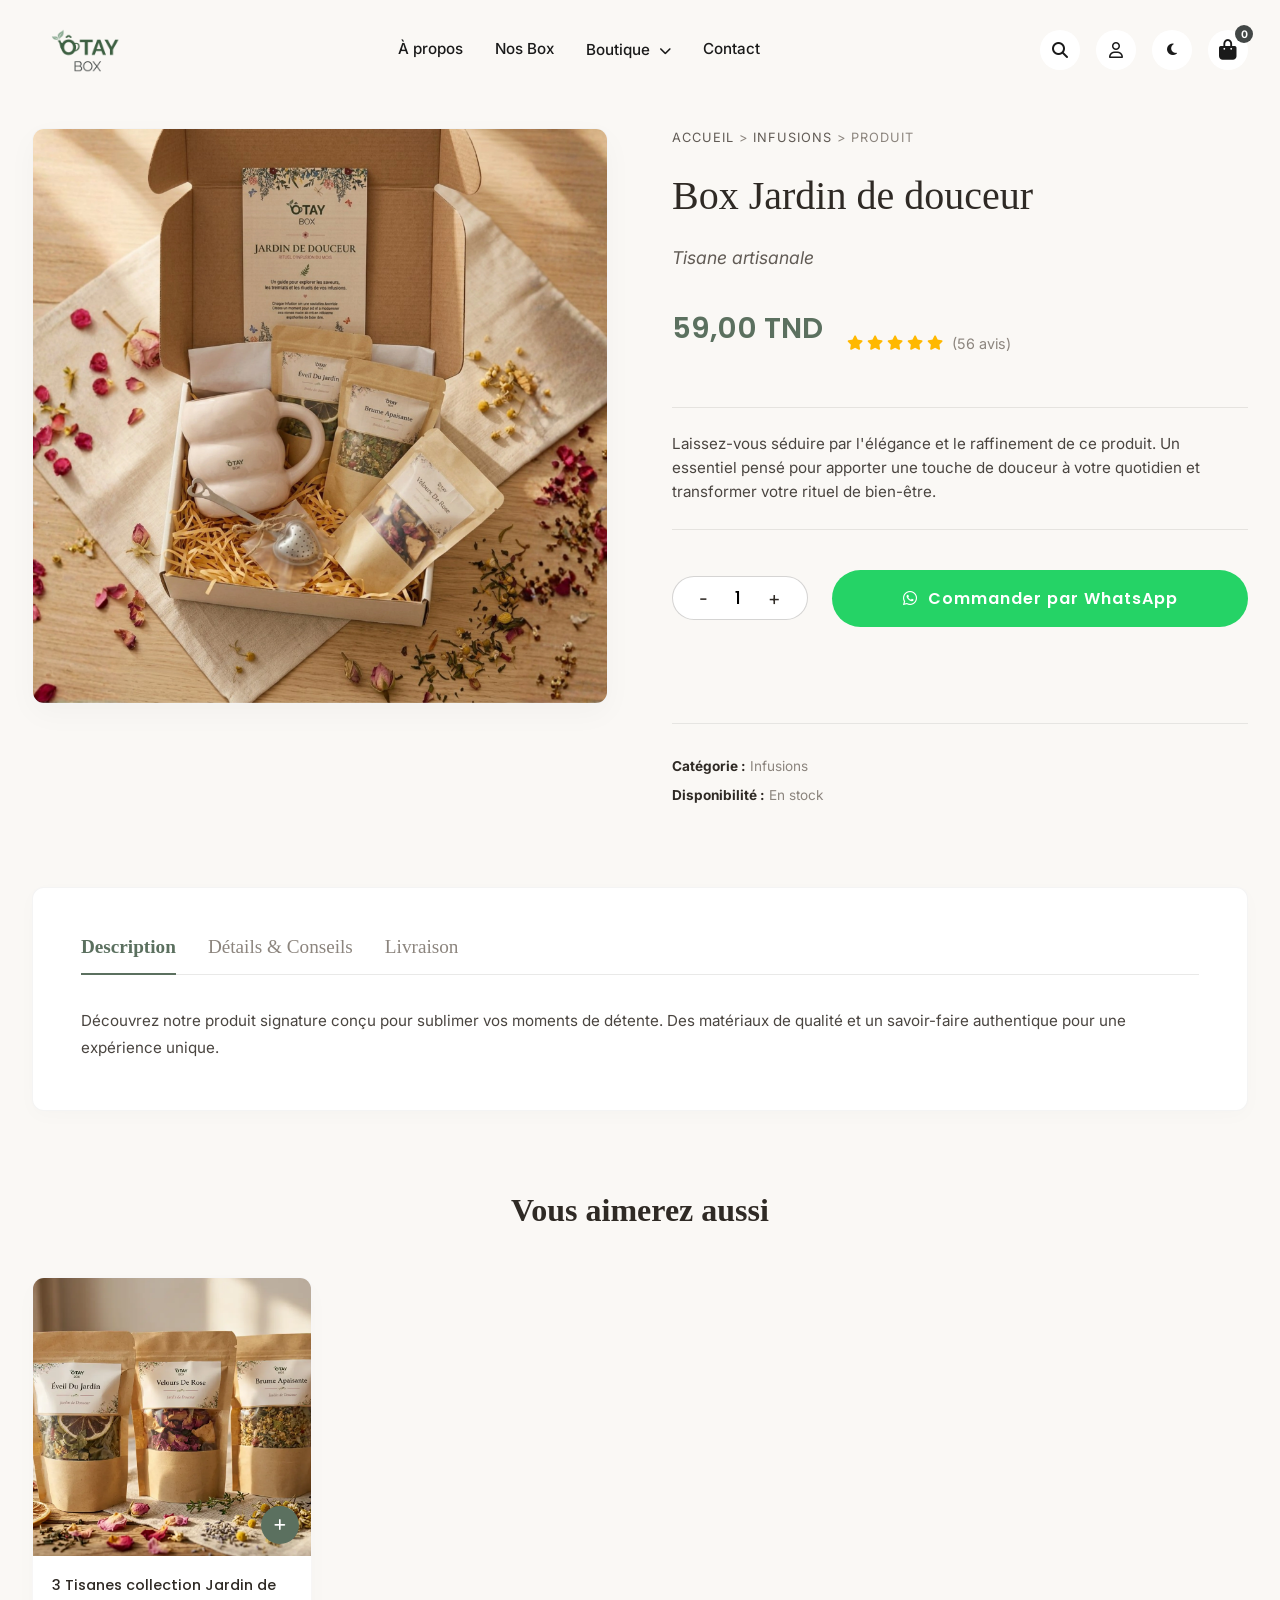
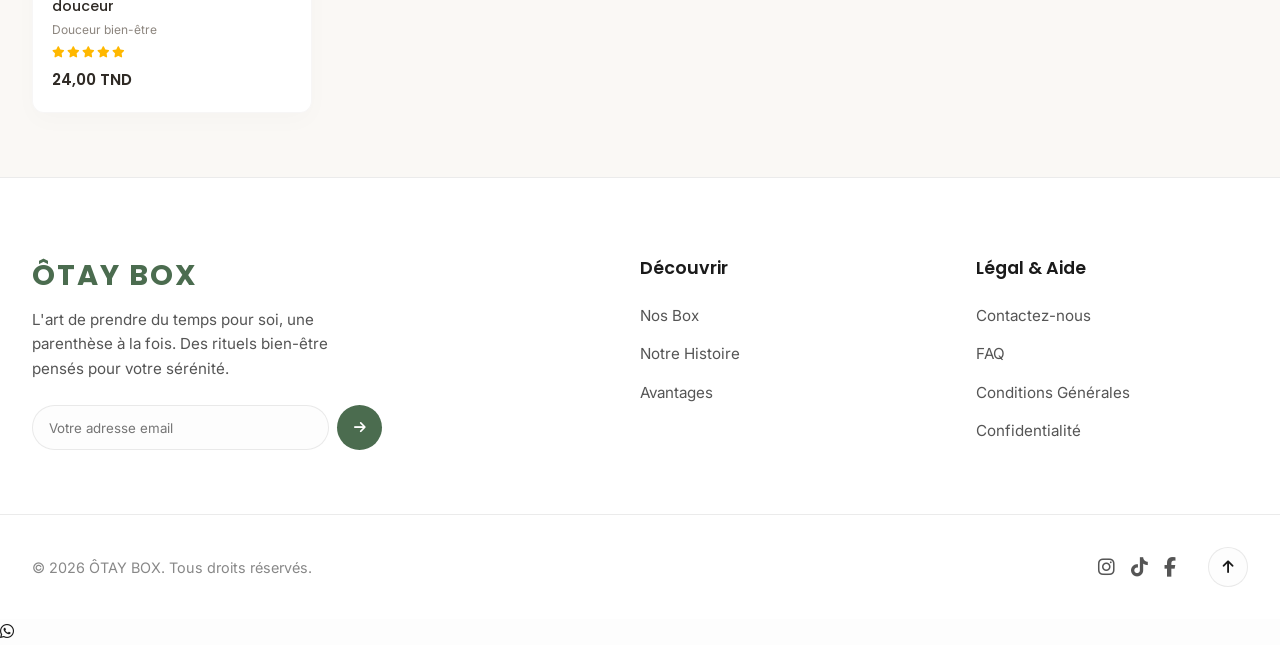
<file: product.html>
<!DOCTYPE html>
<html lang="fr">

<head>
    <meta charset="UTF-8">
    <meta name="viewport" content="width=device-width, initial-scale=1.0">
    <title>ÔTAY BOX – Box Mensuelle Thé & Bien-Être</title>
    <meta name="description" content="Découvrez une expérience sensorielle unique chaque mois avec ÔTAY BOX — des thés et tisanes artisanaux, des accessoires cocooning et des rituels relaxants livrés chez vous.">
    <!-- Google Fonts -->
    <link rel="preconnect" href="https://fonts.googleapis.com">
    <link rel="preconnect" href="https://fonts.gstatic.com" crossorigin>
    <link href="https://fonts.googleapis.com/css2?family=Inter:wght@300;400;500&family=Poppins:wght@400;500;600;700&display=swap" rel="stylesheet">
    <!-- FontAwesome for Icons -->
    <link rel="stylesheet" href="https://cdnjs.cloudflare.com/ajax/libs/font-awesome/6.4.0/css/all.min.css">
    <!-- Custom CSS -->
    <link rel="stylesheet" href="css/style.css">
    <script>!function(){var t=localStorage.getItem('otay-theme')||'light';document.documentElement.setAttribute('data-theme',t)}();</script>

    <style>
        /* Product Page Specific Styles */
        .product-page-main {
            background-color: #FAF8F5;
            min-height: 80vh;
            padding-top: 8rem;
            padding-bottom: 4rem;
        }
        .product-layout-grid {
            display: grid;
            grid-template-columns: 1fr 1fr;
            gap: 4rem;
            align-items: start;
        }
        .product-gallery {
            position: sticky;
            top: 120px;
        }
        .product-image-main {
            width: 100%;
            border-radius: 12px;
            overflow: hidden;
            background: #fff;
            box-shadow: 0 10px 30px rgba(0,0,0,0.03);
            border: 1px solid rgba(47, 42, 37, 0.05);
            aspect-ratio: 1/1;
            display: flex;
            align-items: center;
            justify-content: center;
        }
        .product-image-main img {
            width: 100%;
            height: 100%;
            object-fit: cover;
        }
        .product-info-col {
            display: flex;
            flex-direction: column;
            gap: 1.5rem;
        }
        .product-breadcrumb {
            font-size: 0.8rem;
            color: #8C857E;
            text-transform: uppercase;
            letter-spacing: 1px;
        }
        .product-breadcrumb a {
            color: #615B55;
            text-decoration: none;
            transition: color 0.3s;
        }
        .product-breadcrumb a:hover {
            color: #5B705F;
        }
        .product-title {
            font-family: 'Playfair Display', serif;
            font-size: 2.5rem;
            font-weight: 500;
            color: #2F2A25;
            line-height: 1.2;
            margin: 0;
        }
        .product-subtitle {
            font-size: 1.1rem;
            color: #615B55;
            font-style: italic;
        }
        .product-price-row {
            display: flex;
            align-items: center;
            gap: 1.5rem;
            margin-top: 0.5rem;
        }
        .product-price {
            font-family: 'Poppins', sans-serif;
            font-size: 1.8rem;
            font-weight: 600;
            color: #5B705F;
        }
        .product-rating {
            display: flex;
            align-items: center;
            gap: 4px;
            color: #FFB800;
            font-size: 0.9rem;
        }
        .product-rating span {
            color: #8C857E;
            margin-left: 5px;
        }
        .product-short-desc {
            font-size: 0.95rem;
            line-height: 1.6;
            color: #4A4540;
            border-top: 1px solid rgba(47, 42, 37, 0.1);
            border-bottom: 1px solid rgba(47, 42, 37, 0.1);
            padding: 1.5rem 0;
        }
        .product-actions {
            display: flex;
            align-items: center;
            gap: 1.5rem;
            margin-top: 1rem;
        }
        .qty-selector {
            display: flex;
            align-items: center;
            border: 1px solid rgba(47, 42, 37, 0.2);
            border-radius: 50px;
            padding: 0.5rem 1rem;
            background: #fff;
        }
        .qty-btn {
            background: none;
            border: none;
            font-size: 1.2rem;
            color: #2F2A25;
            cursor: pointer;
            padding: 0 10px;
        }
        .qty-input {
            width: 40px;
            text-align: center;
            border: none;
            font-family: 'Poppins', sans-serif;
            font-weight: 500;
            font-size: 1.1rem;
            background: transparent;
        }
        .add-cart-large {
            flex-grow: 1;
            background-color: #5B705F;
            color: #fff;
            border: none;
            border-radius: 50px;
            padding: 1rem;
            font-family: 'Poppins', sans-serif;
            font-weight: 600;
            font-size: 1rem;
            letter-spacing: 1px;
            cursor: pointer;
            transition: all 0.3s;
            display: flex;
            justify-content: center;
            align-items: center;
            gap: 10px;
        }
        .add-cart-large:hover {
            background-color: #48594b;
            transform: translateY(-2px);
            box-shadow: 0 8px 20px rgba(91, 112, 95, 0.2);
        }
        .product-meta {
            margin-top: 2rem;
            font-size: 0.85rem;
            color: #8C857E;
            display: flex;
            flex-direction: column;
            gap: 0.5rem;
        }
        .product-meta strong {
            color: #2F2A25;
        }
        
        /* Tabs Section */
        .product-extra-info {
            margin-top: 5rem;
            background: #fff;
            border-radius: 12px;
            padding: 3rem;
            box-shadow: 0 5px 20px rgba(0,0,0,0.02);
            border: 1px solid rgba(47, 42, 37, 0.05);
        }
        .info-tabs {
            display: flex;
            gap: 2rem;
            border-bottom: 1px solid rgba(47, 42, 37, 0.1);
            margin-bottom: 2rem;
        }
        .tab-btn {
            background: none;
            border: none;
            font-family: 'Playfair Display', serif;
            font-size: 1.2rem;
            color: #8C857E;
            padding-bottom: 1rem;
            cursor: pointer;
            position: relative;
            transition: color 0.3s;
        }
        .tab-btn.active {
            color: #5B705F;
            font-weight: 600;
        }
        .tab-btn.active::after {
            content: '';
            position: absolute;
            bottom: -1px;
            left: 0;
            width: 100%;
            height: 2px;
            background-color: #5B705F;
        }
        .tab-content {
            display: none;
            animation: fadeIn 0.5s ease forwards;
        }
        .tab-content.active {
            display: block;
        }
        @keyframes fadeIn {
            from { opacity: 0; transform: translateY(10px); }
            to { opacity: 1; transform: translateY(0); }
        }
        .tab-text {
            color: #4A4540;
            line-height: 1.8;
            font-size: 0.95rem;
        }
        .tab-list {
            list-style: none;
            padding: 0;
            color: #4A4540;
            line-height: 1.8;
            font-size: 0.95rem;
        }
        .tab-list li {
            margin-bottom: 0.8rem;
            position: relative;
            padding-left: 20px;
        }
        .tab-list li::before {
            content: '•';
            color: #5B705F;
            position: absolute;
            left: 0;
            font-weight: bold;
        }
        
        /* Related */
        .related-title {
            font-family: 'Playfair Display', serif;
            font-size: 2rem;
            color: #2F2A25;
            text-align: center;
            margin-bottom: 3rem;
            margin-top: 5rem;
        }
        .products-grid-mock {
            display: grid;
            grid-template-columns: repeat(4, 1fr);
            gap: 2rem;
        }
        .product-card-mock {
            width: 100%;
            max-width: 320px;
            margin: 0 auto;
            background-color: #FFFFFF;
            border-radius: 12px;
            overflow: hidden;
            box-shadow: 0 8px 24px rgba(0,0,0,0.02);
            border: 1px solid rgba(47, 42, 37, 0.04);
            display: flex;
            flex-direction: column;
            position: relative;
            transition: transform 0.3s, box-shadow 0.3s;
            cursor: pointer;
        }
        .product-card-mock:hover {
            transform: translateY(-8px);
            box-shadow: 0 15px 35px rgba(91, 112, 95, 0.08);
        }
        
        @media (max-width: 992px) {
            .product-layout-grid {
                grid-template-columns: 1fr;
            }
            .product-gallery {
                position: static;
            }
            .products-grid-mock {
                grid-template-columns: repeat(2, 1fr);
            }
        }
        @media (max-width: 768px) {
            .info-tabs {
                flex-direction: column;
                gap: 1rem;
            }
            .tab-btn {
                text-align: left;
                padding-bottom: 0.5rem;
            }
            .product-actions {
                flex-direction: column;
                align-items: stretch;
            }
            .qty-selector {
                width: 100%;
                justify-content: space-between;
            }
        }
    </style>
</head>
<body>
    <!-- Navbar -->
    <header class="navbar fade-in">
        <div class="container nav-container">
            <a href="index.html" class="logo">
                <img src="assets/logo.png" alt="Logo ÔTAY BOX" class="logo-img">
            </a>
            
            <nav class="nav-links">
                <a href="index.html#about" class="nav-link">À propos</a>
                <a href="box-detail.html" class="nav-link">Nos Box</a>
                <div class="nav-item-dropdown">
                    <a href="boutique.html" class="nav-link">Boutique <i class="fa-solid fa-chevron-down" style="font-size: 0.8em; margin-left: 5px;"></i></a>
                    <div class="dropdown-menu">
                        <a href="boutique.html#infusions" class="dropdown-link">Infusions & Tisanes</a>
                        <a href="boutique.html#accessoires" class="dropdown-link">Accessoires de thé</a>
                        <a href="boutique.html#bougies" class="dropdown-link">Bougies & Parfums</a>
                        <a href="boutique.html#savons" class="dropdown-link">Savons & Soins naturels</a>
                        <a href="boutique.html#lifestyle" class="dropdown-link">Lifestyle & Détente</a>
                    </div>
                </div>
                <a href="index.html#contact" class="nav-link">Contact</a>
            </nav>

            <div class="nav-actions">
                <a href="#" class="icon-btn search-btn" aria-label="Rechercher" onclick="event.preventDefault(); alert('Recherche en cours de développement');">
                    <i class="fa-solid fa-magnifying-glass"></i>
                </a>
                <a href="#" class="icon-btn profile-btn" aria-label="Mon compte" onclick="event.preventDefault(); alert('Espace client en cours de développement');">
                    <i class="fa-regular fa-user"></i>
                </a>
                <button class="icon-btn theme-toggle" aria-label="Basculer le thème clair/sombre">
                    <i class="fa-solid fa-sun light-icon"></i>
                    <i class="fa-solid fa-moon dark-icon"></i>
                </button>
                <button class="cart-btn" aria-label="Panier">
                    <i class="fa-solid fa-bag-shopping"></i>
                    <span class="cart-count">0</span>
                </button>
                <button class="icon-btn mobile-menu-toggle" aria-label="Ouvrir le menu">
                    <i class="fa-solid fa-bars"></i>
                </button>
            </div>
        </div>
        
        <!-- Mobile Menu -->
        <div class="mobile-menu">
            <a href="index.html#about" class="mobile-link">À propos</a>
            <a href="box-detail.html" class="mobile-link">Nos Box</a>
            <a href="boutique.html" class="mobile-link">Boutique</a>
            <a href="index.html#contact" class="mobile-link">Contact</a>
            <button class="mobile-link theme-toggle" style="display: flex; align-items: center; justify-content: center; gap: 10px; width: 100%; border: none; font-family: inherit; font-size: inherit; font-weight: inherit; color: inherit; cursor: pointer;">
                <span>Thème</span>
                <i class="fa-solid fa-sun light-icon"></i>
                <i class="fa-solid fa-moon dark-icon"></i>
            </button>
        </div>
    </header>

    <main class="product-page-main section-padding fade-in">
        <div class="container">
            <div class="product-layout-grid" id="product-container">
                <!-- Fallback content if JS doesn't load or invalid ID -->
                <div class="product-loading" style="grid-column: span 2; text-align: center; padding: 4rem;">
                    <h3>Chargement du produit...</h3>
                </div>
            </div>
            
            <div class="product-extra-info mt-5" style="display: none;" id="product-extra-info">
                <div class="info-tabs">
                    <button class="tab-btn active" data-target="desc">Description</button>
                    <button class="tab-btn" data-target="details">Détails & Conseils</button>
                    <button class="tab-btn" data-target="delivery">Livraison</button>
                </div>
                <div class="tab-content active" id="tab-desc">
                    <p class="tab-text" id="product-desc-text">Découvrez notre produit signature conçu pour sublimer vos moments de détente. Des matériaux de qualité et un savoir-faire authentique pour une expérience unique.</p>
                </div>
                <div class="tab-content" id="tab-details">
                    <ul class="tab-list">
                        <li><strong>Composition :</strong> Matériaux naturels, respectueux de l'environnement.</li>
                        <li><strong>Entretien :</strong> Précautions d'usage pour préserver la qualité.</li>
                        <li><strong>Fabrication :</strong> Artisanale, chaque pièce peut présenter de légères variations.</li>
                    </ul>
                </div>
                <div class="tab-content" id="tab-delivery">
                    <ul class="tab-list">
                        <li><strong>Expédition :</strong> Sous 24/48h jours ouvrés.</li>
                        <li><strong>Livraison :</strong> Offerte à partir de 150 TND d'achat.</li>
                        <li><strong>Retours :</strong> Gratuits sous 14 jours si le produit n'a pas été utilisé.</li>
                    </ul>
                </div>
            </div>
            
            <div class="related-products mt-5" style="display: none;" id="related-products">
                <h3 class="related-title">Vous aimerez aussi</h3>
                <div class="products-grid-mock" id="related-products-grid">
                    <!-- Populated by JS -->
                </div>
            </div>
        </div>
    </main>

    <footer class="footer">
        <div class="container footer-content-grid">
            <div class="footer-col brand-col">
                <h3 class="footer-logo-text">ÔTAY BOX</h3>
                <p class="footer-desc">L'art de prendre du temps pour soi, une parenthèse à la fois. Des rituels bien-être pensés pour votre sérénité.</p>
                <form class="newsletter-form">
                    <input type="email" placeholder="Votre adresse email" aria-label="Email" required>
                    <button type="submit" aria-label="S'inscrire"><i class="fa-solid fa-arrow-right"></i></button>
                </form>
            </div>
            
            <div class="footer-col">
                <h4 class="footer-heading">Découvrir</h4>
                <ul class="footer-links">
                    <li><a href="box-detail.html">Nos Box</a></li>
                    <li><a href="#about">Notre Histoire</a></li>
                    <li><a href="#benefits">Avantages</a></li>
                </ul>
            </div>
            
            <div class="footer-col">
                <h4 class="footer-heading">Légal & Aide</h4>
                <ul class="footer-links">
                    <li><a href="#contact">Contactez-nous</a></li>
                    <li><a href="#">FAQ</a></li>
                    <li><a href="#">Conditions Générales</a></li>
                    <li><a href="#">Confidentialité</a></li>
                </ul>
            </div>
        </div>
        
        <div class="container footer-bottom">
            <p>&copy; <span id="current-year"></span> ÔTAY BOX. Tous droits réservés.</p>
            <div class="footer-actions">
                <div class="footer-socials">
                    <a href="https://www.instagram.com/otaybox/" target="_blank" aria-label="Instagram"><i class="fa-brands fa-instagram"></i></a>
                    <a href="https://www.tiktok.com/@otaybox" target="_blank" aria-label="TikTok"><i class="fa-brands fa-tiktok"></i></a>
                    <a href="https://www.facebook.com/OTAYBOX/" target="_blank" aria-label="Facebook"><i class="fa-brands fa-facebook-f"></i></a>
                </div>
                <a href="#hero" class="back-to-top" aria-label="Retour en haut">
                    <i class="fa-solid fa-arrow-up"></i>
                </a>
            </div>
        </div>
    </footer>

    <!-- Scripts -->
    <script src="js/script.js"></script>
    <script>
        document.addEventListener('DOMContentLoaded', () => {
            if (typeof productsData === 'undefined') return; // Wait for script.js
            
            // Parse ID from URL
            const urlParams = new URLSearchParams(window.location.search);
            const productId = parseInt(urlParams.get('id'));
            
            // Find product
            let product = productsData.find(p => p.id === productId);
            if (!product) {
                product = productsData[0]; // fallback
            }
			const schema = {
  "@context": "https://schema.org",
  "@type": "Product",
  "name": product.title,
 "image": product.img.startsWith("http") 
? product.img 
: "https://otaybox.tn/" + product.img,
  "description": product.sub,
  "brand": {
    "@type": "Brand",
    "name": "ÔTAY BOX"
  },
  "offers": {
    "@type": "Offer",
    "url": window.location.href,
    "priceCurrency": "TND",
    "price": product.price.replace(/[^\d.]/g, ""),
    "availability": "https://schema.org/InStock"
  }
};

const scriptSchema = document.createElement('script');
scriptSchema.type = "application/ld+json";
scriptSchema.textContent = JSON.stringify(schema);
document.head.appendChild(scriptSchema);

            // Render Product Detail
            const container = document.getElementById('product-container');
            const extraInfo = document.getElementById('product-extra-info');
            const relatedContainer = document.getElementById('related-products');
            
            if (container && extraInfo && relatedContainer) {
                let starsHTML = '';
                for (let i = 0; i < product.stars; i++) starsHTML += '<i class="fa-solid fa-star"></i>';
                
                container.innerHTML = `
                    <div class="product-gallery">
                        <div class="product-image-main">
                            <img src="${product.img}" alt="${product.title}">
                        </div>
                    </div>
                    
                    <div class="product-info-col">
                        <div class="product-breadcrumb">
                            <a href="index.html">Accueil</a> &gt; 
                            <a href="boutique.html#${product.category}">${product.category}</a> &gt; 
                            <span>Produit</span>
                        </div>
                        
                        <h1 class="product-title">${product.title}</h1>
                        <div class="product-subtitle">${product.sub}</div>
                        
                        <div class="product-price-row">
                            <div class="product-price">${product.price}</div>
                            <div class="product-rating">${starsHTML} <span>(${product.reviews} avis)</span></div>
                        </div>
                        
                        <div class="product-short-desc">
                            Laissez-vous séduire par l'élégance et le raffinement de ce produit. 
                            Un essentiel pensé pour apporter une touche de douceur à votre quotidien et transformer votre rituel de bien-être.
                        </div>
                        
                        <div class="product-actions">
                            <div class="qty-selector">
                                <button class="qty-btn" id="pd-minus">-</button>
                                <input type="text" class="qty-input" id="pd-qty" value="1" readonly>
                                <button class="qty-btn" id="pd-plus">+</button>
                            </div>
                            <button class="add-cart-large" id="pd-whatsapp-order" style="background-color: #25D366; color: white;">
                                <i class="fa-brands fa-whatsapp"></i> Commander par WhatsApp
                            </button>
                        </div>
                        
                        <div class="product-meta">
                            <span><strong>Catégorie :</strong> <span style="text-transform: capitalize;">${product.category}</span></span>
                            <span><strong>Disponibilité :</strong> En stock</span>
                        </div>
                    </div>
                `;
                
                extraInfo.style.display = 'block';
                relatedContainer.style.display = 'block';
                
                // Bind qty buttons
                const qtyInput = document.getElementById('pd-qty');
                document.getElementById('pd-minus').addEventListener('click', () => {
                    let v = parseInt(qtyInput.value);
                    if (v > 1) qtyInput.value = v - 1;
                });
                document.getElementById('pd-plus').addEventListener('click', () => {
                    qtyInput.value = parseInt(qtyInput.value) + 1;
                });
                
                // Bind Order via WhatsApp
                const orderBtn = document.getElementById('pd-whatsapp-order');
                orderBtn.addEventListener('click', function(e) {
                    e.preventDefault();
                    const qty = parseInt(qtyInput.value);
                    if (window.openWhatsAppOrderModal) {
                        window.openWhatsAppOrderModal(product.title, qty);
                    }
                });
                
                // Render Related Products
                const relatedGrid = document.getElementById('related-products-grid');
                let related = productsData.filter(p => p.category === product.category && p.id !== product.id);
                if (related.length === 0) {
                    related = productsData.filter(p => p.id !== product.id).slice(0, 4);
                } else {
                    related = related.slice(0, 4);
                }
                
                relatedGrid.innerHTML = '';
                related.forEach(p => {
                    const card = document.createElement('div');
                    card.className = 'product-card-mock'; 
                    
                    let pStars = '';
                    for (let i = 0; i < p.stars; i++) pStars += '<i class="fa-solid fa-star"></i>';
                    
                    card.innerHTML = `
                        <div class="prod-img-wrapper" style="position: relative; width: 100%; padding-top: 100%; overflow: hidden; background: #F8F6F2;">
                            <img src="${p.img}" alt="${p.title}" style="position: absolute; top: 0; left: 0; width: 100%; height: 100%; object-fit: cover;">
                            <button class="prod-cart-btn-overlay rel-add-btn" style="position: absolute; bottom: 12px; right: 12px; width: 38px; height: 38px; border-radius: 50%; background-color: #5B705F; border: none; color: #FFFFFF; cursor: pointer; display: flex; align-items: center; justify-content: center; box-shadow: 0 4px 12px rgba(91, 112, 95, 0.2);">
                                <i class="fa-solid fa-plus"></i>
                            </button>
                        </div>
                        <div class="prod-details" style="padding: 1.2rem; display: flex; flex-direction: column; flex-grow: 1;">
                            <h3 style="font-family: 'Poppins', sans-serif; font-size: 0.9rem; font-weight: 500; color: #2F2A25; margin-bottom: 4px; line-height: 1.4; display: -webkit-box; -webkit-line-clamp: 2; -webkit-box-orient: vertical; overflow: hidden;">${p.title}</h3>
                            <p class="prod-sub" style="font-size: 0.75rem; color: #8C857E; margin-bottom: 8px;">${p.sub}</p>
                            <div class="prod-stars" style="display: flex; align-items: center; gap: 2px; color: #FFB800; font-size: 0.7rem; margin-bottom: 10px;">${pStars}</div>
                            <p class="prod-price" style="font-family: 'Poppins', sans-serif; font-weight: 600; font-size: 0.95rem; color: #2F2A25; margin-top: auto;">${p.price}</p>
                        </div>
                    `;
                    
                    card.addEventListener('click', (e) => {
                        if (e.target.closest('.rel-add-btn')) return;
                        window.location.href = `product.html?id=${p.id}`;
                    });
                    
                    const relAddBtn = card.querySelector('.rel-add-btn');
                    relAddBtn.addEventListener('click', function(e) {
                        e.stopPropagation();
                        e.preventDefault();
                        if (window.otayCart) {
                            window.otayCart.add(p, 1);
                        }
                        const og = this.innerHTML;
                        this.innerHTML = '<i class="fa-solid fa-check"></i>';
                        setTimeout(() => { this.innerHTML = og; }, 2000);
                    });
                    
                    relatedGrid.appendChild(card);
                });
                
                // Tabs
                const tabBtns = document.querySelectorAll('.tab-btn');
                const tabContents = document.querySelectorAll('.tab-content');
                tabBtns.forEach(btn => {
                    btn.addEventListener('click', () => {
                        tabBtns.forEach(b => b.classList.remove('active'));
                        tabContents.forEach(c => c.classList.remove('active'));
                        btn.classList.add('active');
                        document.getElementById('tab-' + btn.getAttribute('data-target')).classList.add('active');
                    });
                });
            }
        });
    </script>
</body>
</html>
</file>
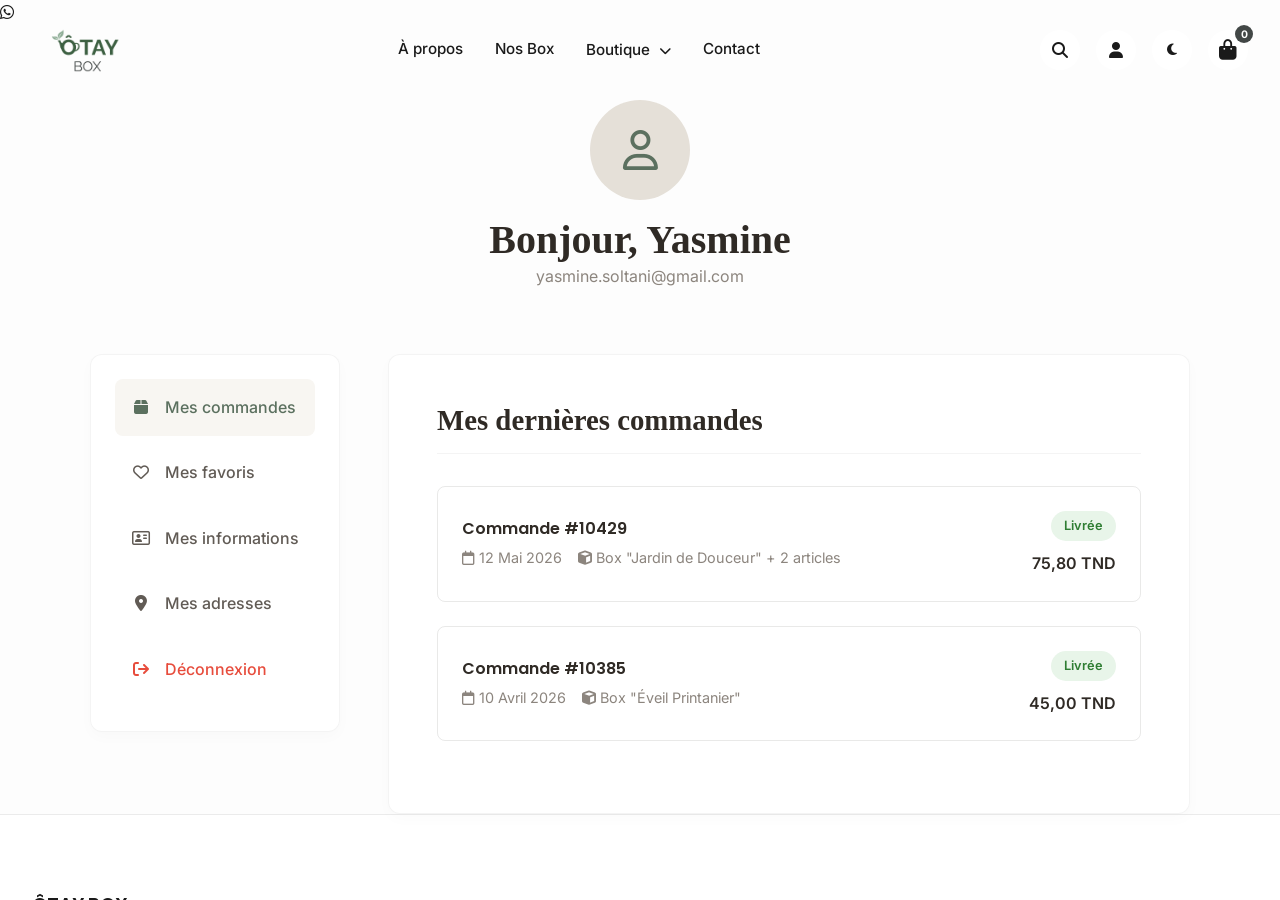
<file: profil.html>
<!DOCTYPE html>
<html lang="fr">

<head>
    <meta charset="UTF-8">
    <meta name="viewport" content="width=device-width, initial-scale=1.0">
    <title>ÔTAY BOX — Mon Profil</title>
    <!-- Google Fonts -->
    <link rel="preconnect" href="https://fonts.googleapis.com">
    <link rel="preconnect" href="https://fonts.gstatic.com" crossorigin>
    <link href="https://fonts.googleapis.com/css2?family=Inter:wght@300;400;500&family=Poppins:wght@400;500;600;700&display=swap" rel="stylesheet">
    <!-- FontAwesome for Icons -->
    <link rel="stylesheet" href="https://cdnjs.cloudflare.com/ajax/libs/font-awesome/6.4.0/css/all.min.css">
    <!-- Custom CSS -->
    <link rel="stylesheet" href="css/style.css">
    <script>!function(){var t=localStorage.getItem('otay-theme')||'light';document.documentElement.setAttribute('data-theme',t)}();</script>

    <style>
        .profile-page-main {
            padding-top: 8rem;
            padding-bottom: 4rem;
            background-color: #FAF8F5;
            min-height: 80vh;
        }
        .profile-header {
            text-align: center;
            margin-bottom: 4rem;
        }
        .profile-avatar {
            width: 100px;
            height: 100px;
            border-radius: 50%;
            background-color: #E5E0D8;
            color: #5B705F;
            display: inline-flex;
            align-items: center;
            justify-content: center;
            font-size: 2.5rem;
            margin-bottom: 1rem;
        }
        .profile-greeting {
            font-family: 'Playfair Display', serif;
            font-size: 2.5rem;
            color: #2F2A25;
            margin: 0;
        }
        .profile-email {
            color: #8C857E;
            font-size: 1rem;
        }
        .profile-grid {
            display: grid;
            grid-template-columns: 250px 1fr;
            gap: 3rem;
            max-width: 1100px;
            margin: 0 auto;
        }
        .profile-nav {
            background: #fff;
            border-radius: 12px;
            padding: 1.5rem;
            box-shadow: 0 5px 15px rgba(0,0,0,0.02);
            border: 1px solid rgba(47, 42, 37, 0.05);
            height: fit-content;
        }
        .profile-nav-list {
            list-style: none;
            padding: 0;
            margin: 0;
        }
        .profile-nav-link {
            display: block;
            padding: 1rem;
            color: #615B55;
            text-decoration: none;
            border-radius: 8px;
            transition: all 0.3s;
            font-weight: 500;
            margin-bottom: 0.5rem;
        }
        .profile-nav-link:hover, .profile-nav-link.active {
            background-color: #F8F6F2;
            color: #5B705F;
        }
        .profile-nav-link i {
            margin-right: 10px;
            width: 20px;
            text-align: center;
        }
        .profile-content {
            background: #fff;
            border-radius: 12px;
            padding: 3rem;
            box-shadow: 0 5px 15px rgba(0,0,0,0.02);
            border: 1px solid rgba(47, 42, 37, 0.05);
        }
        .content-title {
            font-family: 'Playfair Display', serif;
            font-size: 1.8rem;
            color: #2F2A25;
            margin-bottom: 2rem;
            padding-bottom: 1rem;
            border-bottom: 1px solid rgba(47, 42, 37, 0.05);
        }
        .order-card {
            border: 1px solid rgba(47, 42, 37, 0.1);
            border-radius: 8px;
            padding: 1.5rem;
            margin-bottom: 1.5rem;
            display: flex;
            justify-content: space-between;
            align-items: center;
        }
        .order-info h4 {
            margin: 0 0 0.5rem 0;
            color: #2F2A25;
            font-family: 'Poppins', sans-serif;
        }
        .order-meta {
            color: #8C857E;
            font-size: 0.9rem;
            display: flex;
            gap: 1rem;
        }
        .order-status {
            padding: 0.3rem 0.8rem;
            border-radius: 50px;
            font-size: 0.8rem;
            font-weight: 600;
        }
        .status-delivered { background-color: #e8f5e9; color: #2e7d32; }
        .status-processing { background-color: #fff3e0; color: #ef6c00; }
        
        .logout-btn {
            color: #E74C3C;
        }
        .logout-btn:hover {
            background-color: #fdf2f1;
            color: #c0392b;
        }

        @media (max-width: 768px) {
            .profile-grid {
                grid-template-columns: 1fr;
            }
            .order-card {
                flex-direction: column;
                align-items: flex-start;
                gap: 1rem;
            }
        }
    </style>
</head>
<body>
    <!-- Navbar -->
    <header class="navbar fade-in">
        <div class="container nav-container">
            <a href="index.html" class="logo">
                <img src="assets/logo.png" alt="Logo ÔTAY BOX" class="logo-img">
            </a>
            
            <nav class="nav-links">
                <a href="index.html#about" class="nav-link">À propos</a>
                <a href="box-detail.html" class="nav-link">Nos Box</a>
                <div class="nav-item-dropdown">
                    <a href="boutique.html" class="nav-link">Boutique <i class="fa-solid fa-chevron-down" style="font-size: 0.8em; margin-left: 5px;"></i></a>
                    <div class="dropdown-menu">
                        <a href="boutique.html#infusions" class="dropdown-link">Infusions & Tisanes</a>
                        <a href="boutique.html#accessoires" class="dropdown-link">Accessoires de thé</a>
                        <a href="boutique.html#bougies" class="dropdown-link">Bougies & Parfums</a>
                        <a href="boutique.html#savons" class="dropdown-link">Savons & Soins naturels</a>
                        <a href="boutique.html#lifestyle" class="dropdown-link">Lifestyle & Détente</a>
                    </div>
                </div>
                <a href="index.html#contact" class="nav-link">Contact</a>
            </nav>

            <div class="nav-actions">
                <a href="#" class="icon-btn search-btn" aria-label="Rechercher">
                    <i class="fa-solid fa-magnifying-glass"></i>
                </a>
                <a href="profil.html" class="icon-btn profile-btn" aria-label="Mon compte">
                    <i class="fa-solid fa-user"></i>
                </a>
                <button class="icon-btn theme-toggle" aria-label="Basculer le thème clair/sombre">
                    <i class="fa-solid fa-sun light-icon"></i>
                    <i class="fa-solid fa-moon dark-icon"></i>
                </button>
                <button class="cart-btn" aria-label="Panier">
                    <i class="fa-solid fa-bag-shopping"></i>
                    <span class="cart-count">0</span>
                </button>
                <button class="icon-btn mobile-menu-toggle" aria-label="Ouvrir le menu">
                    <i class="fa-solid fa-bars"></i>
                </button>
            </div>
        </div>
        
        <!-- Mobile Menu -->
        <div class="mobile-menu">
            <a href="index.html#about" class="mobile-link">À propos</a>
            <a href="box-detail.html" class="mobile-link">Nos Box</a>
            <a href="boutique.html" class="mobile-link">Boutique</a>
            <a href="index.html#contact" class="mobile-link">Contact</a>
        </div>
    </    <main class="profile-page-main">
        <div class="container">
            <div class="profile-header">
                <div class="profile-avatar">
                    <i class="fa-regular fa-user"></i>
                </div>
                <h1 class="profile-greeting">Bonjour, Yasmine</h1>
                <p class="profile-email">yasmine.soltani@gmail.com</p>
            </div>
            
            <div class="profile-grid">
                <aside class="profile-nav">
                    <ul class="profile-nav-list">
                        <li><a href="#" class="profile-nav-link" data-section="orders"><i class="fa-solid fa-box"></i> Mes commandes</a></li>
                        <li><a href="#" class="profile-nav-link" data-section="favorites"><i class="fa-regular fa-heart"></i> Mes favoris</a></li>
                        <li><a href="#" class="profile-nav-link" data-section="info"><i class="fa-regular fa-address-card"></i> Mes informations</a></li>
                        <li><a href="#" class="profile-nav-link" data-section="addresses"><i class="fa-solid fa-location-dot"></i> Mes adresses</a></li>
                        <li><a href="index.html" class="profile-nav-link logout-btn"><i class="fa-solid fa-arrow-right-from-bracket"></i> Déconnexion</a></li>
                    </ul>
                </aside>
                
                <div class="profile-content" id="profile-content">
                    <!-- Content loaded by JS -->
                </div>
            </div>
        </div>
    </main>

    <footer class="footer">
        <div class="container">
            <div class="footer-grid">
                <div class="footer-brand">
                    <h3 class="footer-logo">ÔTAY BOX</h3>
                    <p class="footer-desc">Une parenthèse de douceur livrée chez vous chaque mois. Cultivez votre bien-être, une tasse de thé à la fois.</p>
                </div>
                <div class="footer-links">
                    <h4>Navigation</h4>
                    <ul>
                        <li><a href="index.html">Accueil</a></li>
                        <li><a href="index.html#about">Concept</a></li>
                        <li><a href="box-detail.html">Nos Box</a></li>
                        <li><a href="boutique.html">Boutique</a></li>
                    </ul>
                </div>
                <div class="footer-links">
                    <h4>Assistance</h4>
                    <ul>
                        <li><a href="#">FAQ</a></li>
                        <li><a href="#">Livraison &amp; Retours</a></li>
                        <li><a href="#">Nous contacter</a></li>
                        <li><a href="#">Mentions légales</a></li>
                    </ul>
                </div>
            </div>
            <div class="footer-bottom">
                <p>&copy; <span id="current-year"></span> ÔTAY BOX. Tous droits réservés.</p>
                <div class="footer-actions">
                    <div class="footer-socials">
                        <a href="https://www.instagram.com/otaybox/" target="_blank" aria-label="Instagram"><i class="fa-brands fa-instagram"></i></a>
                        <a href="https://www.tiktok.com/@otaybox" target="_blank" aria-label="TikTok"><i class="fa-brands fa-tiktok"></i></a>
                        <a href="https://www.facebook.com/OTAYBOX/" target="_blank" aria-label="Facebook"><i class="fa-brands fa-facebook-f"></i></a>
                    </div>
                </div>
            </div>
        </div>
    </footer>

    <!-- Scripts -->
    <script src="js/script.js"></script>
    <script>
        document.addEventListener('DOMContentLoaded', () => {
            const contentArea = document.getElementById('profile-content');
            const navLinks = document.querySelectorAll('.profile-nav-link[data-section]');
            
            function showSection(section) {
                navLinks.forEach(l => l.classList.remove('active'));
                const activeLink = document.querySelector(`.profile-nav-link[data-section="${section}"]`);
                if (activeLink) activeLink.classList.add('active');
                
                if (section === 'orders') {
                    renderOrders();
                } else if (section === 'favorites') {
                    renderFavorites();
                } else if (section === 'info') {
                    renderInfo();
                } else if (section === 'addresses') {
                    renderAddresses();
                }
            }
            
            function renderOrders() {
                contentArea.innerHTML = `
                    <h2 class="content-title">Mes dernières commandes</h2>
                    <div class="order-card">
                        <div class="order-info">
                            <h4>Commande #10429</h4>
                            <div class="order-meta">
                                <span><i class="fa-regular fa-calendar"></i> 12 Mai 2026</span>
                                <span><i class="fa-solid fa-cube"></i> Box "Jardin de Douceur" + 2 articles</span>
                            </div>
                        </div>
                        <div style="text-align: right;">
                            <div class="order-status status-delivered mb-2" style="margin-bottom: 10px; display: inline-block;">Livrée</div>
                            <div style="font-weight: 600; color: #2F2A25;">75,80 TND</div>
                        </div>
                    </div>
                    <div class="order-card">
                        <div class="order-info">
                            <h4>Commande #10385</h4>
                            <div class="order-meta">
                                <span><i class="fa-regular fa-calendar"></i> 10 Avril 2026</span>
                                <span><i class="fa-solid fa-cube"></i> Box "Éveil Printanier"</span>
                            </div>
                        </div>
                        <div style="text-align: right;">
                            <div class="order-status status-delivered mb-2" style="margin-bottom: 10px; display: inline-block;">Livrée</div>
                            <div style="font-weight: 600; color: #2F2A25;">45,00 TND</div>
                        </div>
                    </div>
                `;
            }
            
            function renderFavorites() {
                const liked = JSON.parse(localStorage.getItem('otayLiked') || '[]');
                
                if (liked.length === 0) {
                    contentArea.innerHTML = `
                        <h2 class="content-title">Mes favoris</h2>
                        <div style="text-align: center; padding: 3rem 0; color: #8C857E;">
                            <i class="fa-regular fa-heart" style="font-size: 3rem; color: #E5E0D8; margin-bottom: 1rem; display: block;"></i>
                            <p>Vous n'avez aucun favori pour le moment.</p>
                            <a href="boutique.html" class="btn btn-outline" style="margin-top: 1.5rem; display: inline-block;">Découvrir la boutique</a>
                        </div>
                    `;
                    return;
                }
                
                let favHTML = '<h2 class="content-title">Mes favoris</h2>';
                favHTML += '<div style="display: grid; grid-template-columns: repeat(auto-fill, minmax(200px, 1fr)); gap: 1.5rem; margin-bottom: 2rem;">';
                
                liked.forEach(name => {
                    // Try to find the product in productsData
                    const product = (typeof productsData !== 'undefined') ? productsData.find(p => p.title === name) : null;
                    const img = product ? product.img : 'assets/hero-image.webp';
                    const price = product ? product.price : '';
                    
                    favHTML += `
                        <div style="background: #FAF8F5; border-radius: 12px; overflow: hidden; border: 1px solid rgba(47,42,37,0.05);">
                            <img src="${img}" alt="${name}" style="width: 100%; height: 150px; object-fit: cover;">
                            <div style="padding: 1rem;">
                                <h4 style="font-size: 0.9rem; color: #2F2A25; margin-bottom: 0.3rem;">${name}</h4>
                                ${price ? `<p style="color: #5B705F; font-weight: 600;">${price}</p>` : ''}
                                <button class="remove-fav-btn" data-name="${name}" style="background: none; border: none; color: #E74C3C; font-size: 0.8rem; cursor: pointer; margin-top: 0.5rem;"><i class="fa-solid fa-trash-can"></i> Retirer</button>
                            </div>
                        </div>
                    `;
                });
                
                favHTML += '</div>';
                favHTML += `<button id="fav-whatsapp-btn" style="background-color: #25D366; color: #fff; border: none; border-radius: 50px; padding: 0.8rem 2rem; font-family: 'Poppins', sans-serif; font-weight: 600; font-size: 0.95rem; cursor: pointer; transition: all 0.3s; display: inline-flex; align-items: center; gap: 8px;">
                    <i class="fa-brands fa-whatsapp" style="font-size: 1.2rem;"></i> Envoyer mes favoris via WhatsApp
                </button>`;
                
                contentArea.innerHTML = favHTML;
                
                // Bind remove buttons
                document.querySelectorAll('.remove-fav-btn').forEach(btn => {
                    btn.addEventListener('click', () => {
                        const name = btn.getAttribute('data-name');
                        const likedArr = JSON.parse(localStorage.getItem('otayLiked') || '[]');
                        const idx = likedArr.indexOf(name);
                        if (idx > -1) {
                            likedArr.splice(idx, 1);
                            localStorage.setItem('otayLiked', JSON.stringify(likedArr));
                        }
                        renderFavorites();
                    });
                });
                
                // Bind WhatsApp share
                const favWaBtn = document.getElementById('fav-whatsapp-btn');
                if (favWaBtn) {
                    favWaBtn.addEventListener('click', () => {
                        const currentLiked = JSON.parse(localStorage.getItem('otayLiked') || '[]');
                        if (currentLiked.length === 0) {
                            alert('Vous n\'avez aucun favori pour le moment !');
                            return;
                        }
                        let favMsg = 'Bonjour 🌿 Voici mes produits favoris ÔTAY BOX :\n\n';
                        currentLiked.forEach(item => {
                            favMsg += `❤️ ${item}\n`;
                        });
                        favMsg += '\nJe souhaite en savoir plus sur ces produits ! 🙏';
                        window.open('https://wa.me/21654050380?text=' + encodeURIComponent(favMsg), '_blank');
                    });
                }
            }
            
            function renderInfo() {
                contentArea.innerHTML = `
                    <h2 class="content-title">Mes informations</h2>
                    <form id="info-form" style="max-width: 500px;">
                        <div style="margin-bottom: 1.5rem;">
                            <label style="display: block; font-weight: 500; margin-bottom: 0.5rem; color: #2F2A25;">Nom complet</label>
                            <input type="text" value="Yasmine Soltani" style="width: 100%; padding: 0.8rem 1rem; border: 1px solid rgba(47,42,37,0.15); border-radius: 8px; font-size: 0.95rem;">
                        </div>
                        <div style="margin-bottom: 1.5rem;">
                            <label style="display: block; font-weight: 500; margin-bottom: 0.5rem; color: #2F2A25;">Email</label>
                            <input type="email" value="yasmine.soltani@gmail.com" style="width: 100%; padding: 0.8rem 1rem; border: 1px solid rgba(47,42,37,0.15); border-radius: 8px; font-size: 0.95rem;">
                        </div>
                        <div style="margin-bottom: 1.5rem;">
                            <label style="display: block; font-weight: 500; margin-bottom: 0.5rem; color: #2F2A25;">Téléphone</label>
                            <input type="tel" value="+216 54 050 380" style="width: 100%; padding: 0.8rem 1rem; border: 1px solid rgba(47,42,37,0.15); border-radius: 8px; font-size: 0.95rem;">
                        </div>
                        <button type="button" onclick="alert('Informations sauvegardées !')" style="background-color: #5B705F; color: #fff; border: none; border-radius: 50px; padding: 0.8rem 2rem; font-weight: 600; cursor: pointer;">Sauvegarder</button>
                    </form>
                `;
            }
            
            function renderAddresses() {
                contentArea.innerHTML = `
                    <h2 class="content-title">Mes adresses</h2>
                    <div class="order-card" style="flex-direction: column; align-items: flex-start;">
                        <div style="display: flex; justify-content: space-between; width: 100%; align-items: center;">
                            <h4 style="margin: 0; color: #2F2A25;">Adresse principale</h4>
                            <span class="order-status status-delivered">Par défaut</span>
                        </div>
                        <p style="color: #615B55; margin-top: 0.8rem;">Yasmine Soltani<br>Rue de la Liberté, Apt 12<br>La Marsa, 2078<br>Tunisie</p>
                    </div>
                `;
            }
            
            navLinks.forEach(link => {
                link.addEventListener('click', (e) => {
                    e.preventDefault();
                    const section = link.getAttribute('data-section');
                    showSection(section);
                });
            });
            
            // Show orders by default
            showSection('orders');
        });
    </script>"js/script.js"></script>
</body>
</html>
</file>
<file: css/style.css>
/* =========================================================================
   ÔTAY BOX - STYLESHEET
   100% Vanilla CSS, Responsive, Dark/Light Mode
   ========================================================================= */

/* --- CSS Variables & Theme Definitions --- */
:root {
    /* Brand Colors */
    --clr-brand-dark: #4b6c4f;
    /* Logo Main Green */
    --clr-brand-light: #8dac95;
    /* Logo Light Green */
    --clr-brand-accent: #424746;
    /* Logo Slate Grey */

    /* Typography */
    --font-heading: 'Poppins',
        sans-serif;
    --font-body: 'Inter',
        sans-serif;

    /* Spacing & Layout */
    --section-padding: 5rem 0;
    --nav-height: 100px;
    --radius-sm: 8px;
    --radius-md: 16px;
    --radius-lg: 24px;

    /* Animation Speeds */
    --transition-fast: 0.2s ease;
    --transition-mid: 0.4s cubic-bezier(0.25, 0.46, 0.45, 0.94);
    --transition-slow: 0.8s cubic-bezier(0.22, 1, 0.36, 1);
}

/* Light Theme Variables */
[data-theme="light"] {
    --bg-main: #FDFDFD;
    --bg-surface: #FFFFFF;
    --bg-glass: rgba(255, 255, 255, 0.7);
    --bg-glass-hover: rgba(255, 255, 255, 0.9);

    --text-primary: #1A1A1A;
    --text-secondary: #555555;
    --text-muted: #888888;

    --border-color: rgba(0, 0, 0, 0.08);
    --shadow-sm: 0 4px 12px rgba(0, 0, 0, 0.05);
    --shadow-md: 0 8px 24px rgba(0, 0, 0, 0.08);
    --shadow-lg: 0 16px 40px rgba(0, 0, 0, 0.1);

    --accent: var(--clr-brand-dark);
    --accent-glow: rgba(75, 108, 79, 0.2);
}

/* Dark Theme Variables (Default) */
[data-theme="dark"] {
    --bg-main: #121212;
    --bg-surface: #1E1E1E;
    --bg-glass: rgba(30, 30, 30, 0.6);
    --bg-glass-hover: rgba(45, 45, 45, 0.8);

    --text-primary: #F5F5F5;
    --text-secondary: #BBBBBB;
    --text-muted: #777777;

    --border-color: rgba(255, 255, 255, 0.08);
    --shadow-sm: 0 4px 16px rgba(0, 0, 0, 0.2);
    --shadow-md: 0 8px 32px rgba(0, 0, 0, 0.3);
    --shadow-lg: 0 16px 48px rgba(0, 0, 0, 0.4);

    --accent: var(--clr-brand-light);
    --accent-glow: rgba(141, 172, 149, 0.15);
}

/* --- Resets --- */
*,
*::before,
*::after {
    box-sizing: border-box;
    margin: 0;
    padding: 0;
}

html {
    scroll-behavior: smooth;
    font-size: 16px;
}

body {
    font-family: var(--font-body);
    background-color: var(--bg-main);
    color: var(--text-primary);
    line-height: 1.6;
    overflow-x: hidden;
    transition: background-color var(--transition-mid), color var(--transition-mid);
}

h1,
h2,
h3,
h4,
h5,
h6 {
    font-family: var(--font-heading);
    font-weight: 600;
    line-height: 1.2;
    color: var(--text-primary);
}

a {
    color: inherit;
    text-decoration: none;
    transition: color var(--transition-fast);
}

img {
    max-width: 100%;
    display: block;
    object-fit: cover;
}

ul {
    list-style: none;
}

button,
input,
textarea {
    font-family: inherit;
    border: none;
    outline: none;
    background: none;
}

/* --- Utilities --- */
.container {
    width: 100%;
    max-width: 1440px;
    margin: 0 auto;
    padding: 0 2rem;
}

.section-padding {
    padding: var(--section-padding);
}

section[id] {
    scroll-margin-top: var(--nav-height);
}

.text-primary {
    color: var(--accent);
}

.text-accent {
    color: var(--accent);
}

.text-orange {
    color: var(--clr-brand-accent);
}

.mt-4 {
    margin-top: 2rem;
}

.text-center {
    text-align: center;
}

/* Custom Scrollbar */
::-webkit-scrollbar {
    width: 10px;
}

::-webkit-scrollbar-track {
    background: var(--bg-main);
}

::-webkit-scrollbar-thumb {
    background: var(--bg-surface);
    border-radius: 5px;
}

::-webkit-scrollbar-thumb:hover {
    background: var(--accent);
}

/* --- Buttons --- */
.btn {
    display: inline-flex;
    align-items: center;
    justify-content: center;
    padding: 0.8rem 1.8rem;
    border-radius: 50px;
    font-weight: 500;
    font-family: var(--font-heading);
    cursor: pointer;
    transition: all var(--transition-fast);
    font-size: 1rem;
}

.btn-primary {
    background: var(--clr-brand-dark);
    color: white;
    box-shadow: 0 4px 15px rgba(75, 108, 79, 0.3);
}

.btn-primary:hover {
    background: #3a543d;
    transform: translateY(-2px);
    box-shadow: 0 8px 25px rgba(75, 108, 79, 0.4);
}

.btn-outline {
    background: transparent;
    border: 2px solid var(--border-color);
    color: var(--text-primary);
}

.btn-outline:hover {
    border-color: var(--accent);
    color: var(--accent);
}

.btn-block {
    width: 100%;
}

.icon-btn {
    display: flex;
    align-items: center;
    justify-content: center;
    width: 40px;
    height: 40px;
    border-radius: 50%;
    cursor: pointer;
    color: var(--text-primary);
    transition: all var(--transition-fast);
    background: var(--bg-surface);
}

.icon-btn:hover {
    background: var(--bg-glass-hover);
    color: var(--accent);
}

/* --- Navigation --- */
.navbar {
    position: fixed;
    top: 0;
    left: 0;
    width: 100%;
    height: var(--nav-height);
    z-index: 1000;
    background: transparent;
    transition: all var(--transition-mid);
}

.navbar.scrolled {
    background: var(--bg-glass);
    -webkit-backdrop-filter: blur(12px);
    backdrop-filter: blur(12px);
    border-bottom: 1px solid var(--border-color);
    box-shadow: var(--shadow-sm);
}

.nav-container {
    height: 100%;
    display: flex;
    align-items: center;
    justify-content: space-between;
}

.logo {
    font-family: var(--font-heading);
    font-size: 1.5rem;
    font-weight: 700;
    display: flex;
    align-items: center;
    gap: 0.5rem;
    letter-spacing: 1px;
}

.logo-img {
    height: 85px;
    width: auto;
    object-fit: contain;
    transform: scale(1.25);
    transform-origin: left center;
}

.footer-brand .logo-img {
    transform-origin: center center;
}

[data-theme="dark"] .logo-img {
    /* Soft warm white silhouette for dark mode */
    filter: brightness(0) invert(1) sepia(0.2) saturate(0.5);
}

.nav-links {
    display: flex;
    gap: 2rem;
}

.nav-link {
    font-weight: 500;
    font-size: 0.95rem;
    position: relative;
    padding: 0.5rem 0;
}

.nav-link::after {
    content: '';
    position: absolute;
    bottom: 0;
    left: 0;
    width: 0;
    height: 2px;
    background: var(--accent);
    transition: width var(--transition-fast);
}

.nav-link:hover::after {
    width: 100%;
}

/* Dropdown Menu */
.nav-item-dropdown {
    position: relative;
    display: inline-block;
    padding: 0.5rem 0;
}

.dropdown-menu {
    position: absolute;
    top: 100%;
    left: 0;
    background: var(--bg-surface);
    min-width: 200px;
    box-shadow: var(--shadow-md);
    border-radius: var(--radius-sm);
    padding: 0.5rem 0;
    opacity: 0;
    visibility: hidden;
    transform: translateY(10px);
    transition: all var(--transition-fast);
    z-index: 1000;
}

.nav-item-dropdown:hover .dropdown-menu {
    opacity: 1;
    visibility: visible;
    transform: translateY(0);
}

.dropdown-link {
    display: block;
    padding: 0.75rem 1.5rem;
    color: var(--text-primary);
    font-size: 0.95rem;
    transition: background-color var(--transition-fast), color var(--transition-fast);
}

.dropdown-link:hover {
    background-color: var(--bg-main);
    color: var(--accent);
}

.nav-actions {
    display: flex;
    align-items: center;
    gap: 1rem;
}

.mobile-menu-toggle {
    display: none;
}

.cart-btn {
    position: relative;
    font-size: 1.25rem;
    color: var(--text-primary);
    cursor: pointer;
    background: var(--bg-surface);
    width: 40px;
    height: 40px;
    border-radius: 50%;
    display: flex;
    align-items: center;
    justify-content: center;
    transition: all var(--transition-fast);
}

.cart-btn:hover {
    color: var(--accent);
    transform: scale(1.05);
}

.cart-count {
    position: absolute;
    top: -5px;
    right: -5px;
    background: var(--clr-brand-accent);
    color: white;
    font-size: 0.65rem;
    font-weight: 700;
    width: 18px;
    height: 18px;
    border-radius: 50%;
    display: flex;
    align-items: center;
    justify-content: center;
}

/* Theme Toggle Icons */
[data-theme="dark"] .dark-icon {
    display: none;
}

[data-theme="light"] .light-icon {
    display: none;
}

/* Mobile Menu */
.mobile-menu {
    position: fixed;
    top: var(--nav-height);
    left: 0;
    width: 100%;
    background: var(--bg-surface);
    border-bottom: 1px solid var(--border-color);
    padding: 1rem;
    display: flex;
    flex-direction: column;
    gap: 1rem;
    transform: translateY(-150%);
    opacity: 0;
    transition: all var(--transition-mid);
    z-index: 999;
}

.mobile-menu.active {
    transform: translateY(0);
    opacity: 1;
    box-shadow: var(--shadow-md);
}

.mobile-link {
    padding: 1rem;
    font-weight: 500;
    border-radius: var(--radius-sm);
    text-align: center;
    background: var(--bg-main);
}

.mobile-link:hover {
    color: var(--accent);
}

/* --- Hero Section --- */
.hero {
    min-height: 100vh;
    display: flex;
    align-items: center;
    padding-top: var(--nav-height);
    position: relative;
    overflow: hidden;
}

.hero::before {
    content: '';
    position: absolute;
    top: -50%;
    right: -20%;
    width: 800px;
    height: 800px;
    background: radial-gradient(circle, var(--accent-glow) 0%, transparent 70%);
    z-index: -1;
    border-radius: 50%;
}

.hero-container {
    display: grid;
    grid-template-columns: 1fr 1fr;
    gap: 4rem;
    align-items: center;
}

.hero-title {
    font-size: clamp(2.5rem, 5vw, 4rem);
    margin-bottom: 1.5rem;
}

.hero-intro {
    font-size: 1.1rem;
    color: var(--text-secondary);
    margin-bottom: 2.5rem;
    max-width: 500px;
}

.hero-ctas {
    display: flex;
    gap: 1rem;
}

.hero-image-wrapper {
    position: relative;
    border-radius: var(--radius-lg);
    overflow: hidden;
    box-shadow: var(--shadow-lg);
}

.hero-image {
    width: 100%;
    height: auto;
    border-radius: var(--radius-lg);
    transition: transform var(--transition-slow);
}

.hero-image-wrapper:hover .hero-image {
    transform: scale(1.05);
}

.glow-effect {
    position: absolute;
    inset: 0;
    border-radius: var(--radius-lg);
    box-shadow: inset 0 0 50px rgba(0, 0, 0, 0.2);
    pointer-events: none;
}

/* --- About Section --- */
.about-container {
    display: grid;
    grid-template-columns: 1fr 1fr;
    gap: 4rem;
    align-items: center;
}

.section-title {
    font-size: 2.5rem;
    margin-bottom: 1rem;
}

.section-subtitle {
    font-size: 1.1rem;
    color: var(--text-secondary);
    margin-bottom: 3rem;
    max-width: 600px;
    margin-left: auto;
    margin-right: auto;
}

.section-text {
    font-size: 1.05rem;
    color: var(--text-secondary);
    margin-bottom: 1.5rem;
}

.about-image-wrapper {
    position: relative;
    border-radius: var(--radius-lg);
}

.about-image {
    width: 100%;
    max-height: 450px;
    object-fit: cover;
    border-radius: var(--radius-lg);
    box-shadow: var(--shadow-md);
}

.floating-badge {
    position: absolute;
    bottom: -20px;
    right: -20px;
    background: var(--bg-surface);
    padding: 1rem 1.5rem;
    border-radius: var(--radius-md);
    box-shadow: var(--shadow-lg);
    display: flex;
    align-items: center;
    gap: 0.75rem;
    font-weight: 600;
    border: 1px solid var(--border-color);
    animation: float 6s ease-in-out infinite;
}

.floating-badge i {
    color: var(--accent);
    font-size: 1.5rem;
}

/* --- Boxes/Products Section --- */
.section-header {
    text-align: center;
    margin-bottom: 4rem;
}

.boxes-grid {
    display: grid;
    grid-template-columns: repeat(auto-fit, minmax(320px, 1fr));
    gap: 2.5rem;
}

.box-card {
    background: var(--bg-surface);
    border-radius: var(--radius-md);
    overflow: hidden;
    border: 1px solid var(--border-color);
    transition: transform var(--transition-mid), box-shadow var(--transition-mid);
    display: flex;
    flex-direction: column;
}

.box-card:hover {
    transform: translateY(-10px);
    box-shadow: var(--shadow-lg);
}

.box-img-container {
    position: relative;
    height: 300px;
    overflow: hidden;
}

.box-img {
    width: 100%;
    height: 100%;
    transition: transform var(--transition-mid);
}

.box-card:hover .box-img {
    transform: scale(1.08);
}

.box-overlay {
    position: absolute;
    top: 1rem;
    right: 1rem;
}

.box-tag {
    background: var(--bg-glass);
    -webkit-backdrop-filter: blur(8px);
    backdrop-filter: blur(8px);
    padding: 0.4rem 1rem;
    border-radius: 50px;
    font-size: 0.8rem;
    font-weight: 600;
    color: var(--text-primary);
    border: 1px solid rgba(255, 255, 255, 0.2);
}

.box-info {
    padding: 2rem;
    display: flex;
    flex-direction: column;
    flex-grow: 1;
}

.box-title {
    font-size: 1.4rem;
    margin-bottom: 0.5rem;
}

.box-desc {
    color: var(--text-secondary);
    font-size: 0.95rem;
    margin-bottom: 1.5rem;
    flex-grow: 1;
}

.box-footer {
    display: flex;
    justify-content: space-between;
    align-items: center;
    margin-top: auto;
}

.box-price {
    font-family: var(--font-heading);
    font-weight: 700;
    font-size: 1.25rem;
    color: var(--text-primary);
}

.btn-cart {
    background: var(--bg-main);
    color: var(--text-primary);
    border: 1px solid var(--border-color);
    padding: 0.5rem 1rem;
    border-radius: 50px;
    font-weight: 500;
    display: flex;
    align-items: center;
    gap: 0.5rem;
    cursor: pointer;
    transition: all var(--transition-fast);
}

.btn-cart i {
    margin-right: 0.5rem;
}

.btn-cart:hover {
    background: var(--accent);
    color: white;
    border-color: var(--accent);
}

/* --- Product Detail Section (La Thé Box Style) --- */
.product-layout {
    display: grid;
    grid-template-columns: 1.2fr 0.8fr;
    gap: 4rem;
    align-items: start;
}

/* Image Gallery Stack */
.product-gallery-stack {
    display: flex;
    flex-direction: column;
    gap: 2rem;
}

.gallery-item {
    border-radius: var(--radius-md);
    overflow: hidden;
    background: var(--bg-surface);
    box-shadow: var(--shadow-sm);
    transition: transform var(--transition-mid);
}

.gallery-item:hover {
    transform: scale(1.02);
}

.gallery-item img {
    width: 100%;
    height: auto;
    object-fit: cover;
    display: block;
}

/* Sticky Info Container */
.product-info-sticky {
    position: sticky;
    top: calc(var(--nav-height) + 2rem);
    height: auto;
}

.product-info-content {
    padding: 1rem;
}

.product-title {
    font-size: 3rem;
    margin: 0.5rem 0 1rem;
    line-height: 1.1;
}

.product-price {
    font-size: 1.75rem;
    font-weight: 600;
    color: var(--accent);
    margin-bottom: 2rem;
}

.product-highlights {
    margin: 2rem 0;
    display: flex;
    flex-direction: column;
    gap: 0.75rem;
}

.highlight-item {
    display: flex;
    align-items: center;
    gap: 0.75rem;
    font-size: 0.95rem;
    color: var(--text-secondary);
}

.highlight-item i {
    color: var(--accent);
    font-size: 0.8rem;
}

.product-actions {
    display: grid;
    grid-template-columns: 120px 1fr;
    gap: 1rem;
    margin: 2.5rem 0;
}

.quantity-selector {
    display: flex;
    align-items: center;
    justify-content: space-between;
    background: var(--bg-surface);
    border: 1px solid var(--border-color);
    border-radius: 50px;
    padding: 0.5rem 1rem;
}

.quantity-btn {
    font-size: 1.2rem;
    cursor: pointer;
    color: var(--text-primary);
    transition: color var(--transition-fast);
}

.quantity-btn:hover {
    color: var(--accent);
}

.product-meta-minimal {
    margin-bottom: 2rem;
    padding-bottom: 2rem;
    border-bottom: 1px solid var(--border-color);
}

.meta-row {
    display: flex;
    align-items: center;
    gap: 0.75rem;
    font-size: 0.85rem;
    color: var(--text-muted);
    margin-bottom: 0.5rem;
}

/* Accordion Styles */
.product-accordion {
    display: flex;
    flex-direction: column;
    gap: 1rem;
}

.product-accordion details {
    border-bottom: 1px solid var(--border-color);
    padding-bottom: 1rem;
}

.product-accordion summary {
    font-family: var(--font-heading);
    font-weight: 600;
    font-size: 1.1rem;
    cursor: pointer;
    list-style: none;
    display: flex;
    justify-content: space-between;
    align-items: center;
    padding: 0.5rem 0;
}

.product-accordion summary::after {
    content: '+';
    font-size: 1.5rem;
    font-weight: 300;
    transition: transform var(--transition-mid);
}

.product-accordion details[open] summary::after {
    transform: rotate(45deg);
}

.details-content {
    padding: 1rem 0;
    color: var(--text-secondary);
    font-size: 0.95rem;
    line-height: 1.7;
}

.ingredient-list {
    display: flex;
    flex-direction: column;
    gap: 0.5rem;
}

/* Responsive Product Detail */
@media (max-width: 992px) {
    .product-layout {
        grid-template-columns: 1fr;
        gap: 2rem;
    }

    .product-info-sticky {
        position: static;
    }

    .product-title {
        font-size: 2.5rem;
    }
}

@media (max-width: 768px) {
    .product-gallery-stack {
        display: flex;
        flex-direction: row;
        overflow-x: auto;
        scroll-snap-type: x mandatory;
        gap: 1rem;
        padding-bottom: 1rem;
    }

    .gallery-item {
        min-width: 85%;
        scroll-snap-align: center;
    }
}

/* --- Content Blocks (Alternating) --- */
.content-block {
    display: grid;
    grid-template-columns: 1fr 1fr;
    gap: 4rem;
    align-items: center;
    margin-bottom: 8rem;
}

.content-block.reverse {
    direction: rtl;
}

.content-block.reverse .block-text {
    direction: ltr;
}

.block-image {
    border-radius: var(--radius-lg);
    overflow: hidden;
    box-shadow: var(--shadow-md);
}

.block-image img {
    width: 100%;
    height: 500px;
    object-fit: cover;
    transition: transform var(--transition-slow);
}

.content-block:hover .block-image img {
    transform: scale(1.05);
}

.block-text {
    padding: 2rem;
}

.block-tag {
    display: inline-block;
    color: var(--accent);
    font-weight: 600;
    text-transform: uppercase;
    font-size: 0.8rem;
    letter-spacing: 2px;
    margin-bottom: 1rem;
}

.block-text h3 {
    font-size: 2.5rem;
    margin-bottom: 1.5rem;
}

.block-text p {
    font-size: 1.1rem;
    color: var(--text-secondary);
    margin-bottom: 1.5rem;
    line-height: 1.8;
}

.block-list {
    display: flex;
    flex-direction: column;
    gap: 1rem;
}

.block-list li {
    position: relative;
    padding-left: 1.5rem;
    color: var(--text-secondary);
}

.block-list li::before {
    content: '•';
    position: absolute;
    left: 0;
    color: var(--accent);
    font-weight: bold;
}

/* Responsive Content Blocks */
@media (max-width: 992px) {
    .content-block {
        grid-template-columns: 1fr;
        gap: 2rem;
        margin-bottom: 4rem;
    }

    .content-block.reverse {
        direction: ltr;
    }

    .block-image img {
        height: 400px;
    }
}

@media (max-width: 768px) {
    .block-text h3 {
        font-size: 2rem;
    }
}

/* --- Benefits Section --- */
.benefits-grid {
    display: grid;
    grid-template-columns: repeat(auto-fit, minmax(250px, 1fr));
    gap: 2rem;
}

.benefit-card {
    background: var(--bg-surface);
    padding: 2.5rem;
    border-radius: var(--radius-md);
    text-align: center;
    border: 1px solid var(--border-color);
    transition: transform var(--transition-fast);
}

.benefit-card:hover {
    transform: translateY(-5px);
    border-color: var(--accent);
}

.benefit-icon {
    width: 60px;
    height: 60px;
    background: var(--accent-glow);
    color: var(--accent);
    border-radius: 50%;
    display: flex;
    align-items: center;
    justify-content: center;
    font-size: 1.5rem;
    margin: 0 auto 1.5rem;
}

.benefit-title {
    font-size: 1.2rem;
    margin-bottom: 1rem;
}

.benefit-desc {
    color: var(--text-secondary);
    font-size: 0.95rem;
}

/* --- Services Banner --- */
.glass-banner {
    position: relative;
}

.glass-banner::before {
    content: '';
    position: absolute;
    inset: 0;
    background: linear-gradient(135deg, var(--clr-brand-dark) 0%, var(--clr-brand-light) 100%);
    opacity: 0.05;
    z-index: -1;
}

.services-container {
    background: var(--bg-surface);
    -webkit-backdrop-filter: blur(20px);
    backdrop-filter: blur(20px);
    border-radius: var(--radius-lg);
    padding: 4rem;
    border: 1px solid var(--border-color);
    box-shadow: var(--shadow-md);
}

.services-list {
    margin-top: 2rem;
    display: flex;
    flex-direction: column;
    gap: 1rem;
}

.services-list li {
    display: flex;
    align-items: center;
    gap: 1rem;
    font-size: 1.1rem;
}

/* --- Testimonials --- */
.testimonials-grid {
    display: grid;
    grid-template-columns: repeat(auto-fit, minmax(300px, 1fr));
    gap: 2rem;
}

.testimonial-card {
    background: var(--bg-surface);
    padding: 3rem 2rem;
    border-radius: var(--radius-md);
    border: 1px solid var(--border-color);
    position: relative;
}

.testimonial-card::before {
    content: '"';
    position: absolute;
    top: 20px;
    left: 20px;
    font-size: 4rem;
    font-family: serif;
    color: var(--border-color);
    line-height: 1;
}

.stars {
    color: #FFB800;
    margin-bottom: 1rem;
}

.quote {
    font-style: italic;
    color: var(--text-primary);
    margin-bottom: 1.5rem;
    font-size: 1.05rem;
    position: relative;
    z-index: 1;
}

.author {
    color: var(--text-secondary);
    font-weight: 500;
}

/* --- Mission --- */
.mission-title {
    font-size: 2rem;
    margin-bottom: 2rem;
    color: var(--accent);
}

.mission-statement {
    font-size: clamp(1.2rem, 3vw, 1.8rem);
    font-family: var(--font-heading);
    font-weight: 300;
    line-height: 1.5;
    max-width: 800px;
    margin: 0 auto;
}

/* --- Contact Section --- */
.contact-container {
    display: grid;
    grid-template-columns: 1fr 1fr;
    gap: 4rem;
    align-items: center;
}

.social-links {
    display: flex;
    gap: 1rem;
}

.social-icon {
    width: 45px;
    height: 45px;
    border-radius: 50%;
    background: var(--bg-surface);
    display: flex;
    align-items: center;
    justify-content: center;
    font-size: 1.2rem;
    border: 1px solid var(--border-color);
}

.social-icon:hover {
    background: var(--accent);
    color: white;
    border-color: var(--accent);
    transform: translateY(-3px);
}

.contact-form {
    background: var(--bg-surface);
    padding: 3rem;
    border-radius: var(--radius-md);
    border: 1px solid var(--border-color);
    box-shadow: var(--shadow-md);
}

.form-group {
    margin-bottom: 1.5rem;
}

.form-group label {
    display: block;
    margin-bottom: 0.5rem;
    font-weight: 500;
    font-size: 0.95rem;
}

.form-group input,
.form-group textarea {
    width: 100%;
    padding: 1rem;
    background: var(--bg-main);
    border: 1px solid var(--border-color);
    border-radius: var(--radius-sm);
    color: var(--text-primary);
    transition: border-color var(--transition-fast);
}

.form-group input:focus,
.form-group textarea:focus {
    border-color: var(--accent);
}

/* --- Footer --- */
.footer {
    background: var(--bg-surface);
    border-top: 1px solid var(--border-color);
    padding: 5rem 0 2rem;
}

.footer-content-grid {
    display: grid;
    grid-template-columns: 2fr 1fr 1fr;
    gap: 4rem;
    margin-bottom: 4rem;
}

.footer-logo-text {
    font-family: var(--font-heading);
    font-size: 1.8rem;
    font-weight: 700;
    color: var(--accent);
    letter-spacing: 2px;
    margin-bottom: 1rem;
}

.footer-desc {
    color: var(--text-secondary);
    font-size: 0.95rem;
    margin-bottom: 1.5rem;
    max-width: 350px;
}

.newsletter-form {
    display: flex;
    gap: 0.5rem;
    max-width: 350px;
}

.newsletter-form input {
    flex-grow: 1;
    padding: 0.8rem 1rem;
    border-radius: 50px;
    border: 1px solid var(--border-color);
    background: var(--bg-main);
    color: var(--text-primary);
}

.newsletter-form input:focus {
    border-color: var(--accent);
}

.newsletter-form button {
    width: 45px;
    height: 45px;
    border-radius: 50%;
    background: var(--accent);
    color: white;
    display: flex;
    align-items: center;
    justify-content: center;
    cursor: pointer;
    transition: transform var(--transition-fast);
}

.newsletter-form button:hover {
    transform: scale(1.05);
}

.footer-heading {
    font-family: var(--font-heading);
    font-size: 1.1rem;
    margin-bottom: 1.5rem;
    color: var(--text-primary);
}

.footer-links {
    display: flex;
    flex-direction: column;
    gap: 0.8rem;
}

.footer-links a {
    color: var(--text-secondary);
    font-size: 0.95rem;
    transition: color var(--transition-fast);
}

.footer-links a:hover {
    color: var(--accent);
}

.footer-bottom {
    display: flex;
    justify-content: space-between;
    align-items: center;
    padding-top: 2rem;
    border-top: 1px solid var(--border-color);
    color: var(--text-muted);
    font-size: 0.9rem;
}

.footer-actions {
    display: flex;
    align-items: center;
    gap: 2rem;
}

.footer-socials {
    display: flex;
    gap: 1rem;
}

.footer-socials a {
    color: var(--text-secondary);
    font-size: 1.2rem;
    transition: color var(--transition-fast);
}

.footer-socials a:hover {
    color: var(--accent);
}

.back-to-top {
    width: 40px;
    height: 40px;
    background: var(--bg-main);
    display: flex;
    align-items: center;
    justify-content: center;
    border-radius: 50%;
    border: 1px solid var(--border-color);
    color: var(--text-primary);
    transition: all var(--transition-fast);
}

.back-to-top:hover {
    background: var(--accent);
    border-color: var(--accent);
    color: white;
}

/* --- Animations --- */
@keyframes float {

    0%,
    100% {
        transform: translateY(0);
    }

    50% {
        transform: translateY(-10px);
    }
}

@keyframes pulse {
    0% {
        transform: scale(1);
    }

    50% {
        transform: scale(1.05);
    }

    100% {
        transform: scale(1);
    }
}

/* Scroll Animations Base Classes */
.fade-in {
    opacity: 0;
    transition: opacity 0.8s ease-out, transform 0.8s ease-out;
}

.slide-up {
    transform: translateY(30px);
}

.visible {
    opacity: 1 !important;
    transform: translateY(0) !important;
}

/* --- Product Detail Page --- */
.product-detail {
    background: var(--bg-main);
}

.product-gallery {
    display: flex;
    flex-direction: column;
    gap: 1.5rem;
    position: sticky;
    top: calc(var(--nav-height) + 2rem);
}

.box-main-image {
    text-align: center;
    margin-bottom: 2rem;
}

.box-main-image img {
    width: 280px;
    max-width: 100%;
    border-radius: 20px;
}

.product-main-image {
    width: 100%;
    height: auto;
    object-fit: cover;
    aspect-ratio: 4/5;
    transition: transform var(--transition-mid);
}

.thumbnail-grid {
    display: grid;
    grid-template-columns: repeat(4, 1fr);
    gap: 1rem;
}

.thumb {
    width: 100%;
    aspect-ratio: 1/1;
    object-fit: cover;
    border-radius: var(--radius-sm);
    cursor: pointer;
    border: 2px solid transparent;
    transition: all var(--transition-fast);
}

.thumb:hover {
    opacity: 0.8;
}

.thumb.active {
    border-color: var(--accent);
}

.product-main-image:hover {
    transform: scale(1.02);
}

.product-title {
    font-size: 3rem;
    margin-bottom: 1rem;
    line-height: 1.2;
}

.product-price {
    font-size: 2rem;
    font-weight: 700;
    color: var(--text-primary);
    margin-bottom: 2rem;
}

.product-description {
    font-size: 1.1rem;
    color: var(--text-secondary);
    margin-bottom: 2.5rem;
    line-height: 1.8;
}

.product-actions {
    display: flex;
    gap: 1rem;
    align-items: center;
    flex-wrap: wrap;
}

.quantity-selector {
    display: flex;
    align-items: center;
    border: 1px solid var(--border-color);
    border-radius: 50px;
    padding: 0.5rem 1rem;
    background: var(--bg-surface);
}

.quantity-btn {
    color: var(--text-primary);
    font-size: 1.2rem;
    cursor: pointer;
    padding: 0 0.5rem;
    background: none;
    border: none;
}

.quantity-val {
    font-weight: 600;
    margin: 0 1rem;
}

.product-meta {
    margin-top: 3rem;
    border-top: 1px solid var(--border-color);
    padding-top: 2rem;
}

.meta-item {
    display: flex;
    align-items: center;
    gap: 1rem;
    margin-bottom: 1rem;
    color: var(--text-secondary);
}

.meta-item i {
    color: var(--accent);
    font-size: 1.2rem;
}

/* --- Content Showcase --- */
/* --- Premium Content Section --- */
.box-content-premium {
    max-width: 1440px;
    margin: 0 auto;
}

.full-content-view {
    margin-bottom: 8rem;
    perspective: 1000px;
}

.main-content-image-wrapper {
    position: relative;
    border-radius: var(--radius-lg);
    overflow: hidden;
    box-shadow: var(--shadow-lg);
    transform-style: preserve-3d;
    transition: transform 1.2s var(--transition-slow);
}

.main-content-image-wrapper:hover {
    transform: scale(1.02);
}

.content-overlay {
    position: absolute;
    top: 3rem;
    left: 3rem;
    z-index: 2;
}

.badge {
    background: var(--bg-surface);
    color: var(--accent);
    padding: 0.6rem 2rem;
    border-radius: 50px;
    font-weight: 600;
    font-size: 0.9rem;
    text-transform: uppercase;
    letter-spacing: 2px;
    border: 1px solid var(--accent);
    box-shadow: 0 10px 30px rgba(0, 0, 0, 0.1);
}

/* Products Slider */
.slider-wrapper {
    position: relative;
    overflow: hidden;
    margin-top: 2rem;
}

.slider-track {
    display: flex;
    gap: 1rem;
    transition: transform 0.4s ease;
}

.slide {
    min-width: 200px;
    background: #fff;
    border-radius: 16px;
    padding: 1rem;
    text-align: center;
    box-shadow: 0 8px 20px rgba(0, 0, 0, 0.08);
}

.slide img {
    width: 100%;
    border-radius: 12px;
    margin-bottom: 0.5rem;
}

.slider-btn {
    position: absolute;
    top: 40%;
    transform: translateY(-50%);
    background: white;
    border: none;
    font-size: 1.5rem;
    cursor: pointer;
    padding: 0.5rem 1rem;
    border-radius: 50%;
    box-shadow: 0 4px 10px rgba(0, 0, 0, 0.1);
    z-index: 10;
}

.prev {
    left: 10px;
}

.next {
    right: 10px;
}

@media screen and (max-width: 992px) {
    .product-grid {
        grid-template-columns: 1fr;
        gap: 3rem;
    }

    .content-block {
        grid-template-columns: 1fr;
        gap: 3rem;
    }

    .content-block.reverse .block-image {
        order: -1;
    }
}

/* --- Media Queries --- */
@media screen and (max-width: 992px) {

    .hero-container,
    .about-container,
    .contact-container {
        grid-template-columns: 1fr;
        gap: 3rem;
    }

    .hero-title {
        font-size: 3rem;
    }

    .about-image-wrapper {
        order: -1;
    }
}

@media screen and (max-width: 768px) {
    .nav-links {
        display: none;
    }

    .mobile-menu-toggle {
        display: flex;
    }

    .hero {
        text-align: center;
        padding-top: calc(var(--nav-height) + 2rem);
    }

    .hero-intro {
        margin: 0 auto 2rem;
    }

    .hero-ctas {
        justify-content: center;
        flex-direction: column;
        align-items: center;
    }

    .hero-ctas .btn {
        width: 100%;
        max-width: 300px;
        text-align: center;
    }

    .services-container,
    .contact-form {
        padding: 2rem;
    }

    .footer-content-grid {
        grid-template-columns: 1fr;
        gap: 2.5rem;
    }

    .footer-bottom {
        flex-direction: column;
        gap: 1.5rem;
        text-align: center;
    }
}

@media screen and (max-width: 480px) {
    .hero-title {
        font-size: 2rem;
    }

    .hero-ctas {
        flex-direction: column;
        align-items: center;
    }

    .hero-ctas .btn {
        width: 100%;
        max-width: 280px;
    }

    .box-info {
        padding: 1.5rem;
    }
}

/* =========================================================================
   PREMIUM EDITORIAL LAYOUT (Box Detail Page)
   ========================================================================= */
.premium-editorial {
    --clr-cream: #F9F6F0;
    --clr-warm-beige: #E6DFD3;
    --clr-dusty-rose: #D9A8A5;
    --clr-sage-green: #9BB0A5;
    --clr-soft-brown: #8D7B68;

    --text-editorial-dark: #3A3532;
    --text-editorial-light: #6A605C;

    background-color: var(--clr-cream);
    color: var(--text-editorial-dark);
    font-family: var(--font-body);
}

/* Force override for body background if .premium-editorial is present */
[data-theme="light"] body:has(.premium-editorial) {
    background-color: var(--clr-cream);
}
[data-theme="dark"] body:has(.premium-editorial) {
    background-color: var(--bg-main);
}

.premium-editorial h1,
.premium-editorial h2,
.premium-editorial h3 {
    font-family: var(--font-heading);
    color: var(--text-editorial-dark);
}

/* Hero Section */
.editorial-hero {
    padding-top: calc(var(--nav-height) + 3rem);
    padding-bottom: 5rem;
    overflow: hidden;
}

.editorial-hero-layout {
    display: grid;
    grid-template-columns: 1.25fr 0.75fr;
    gap: 4rem;
    align-items: start;
}

.editorial-hero-gallery {
    display: flex;
    flex-direction: column;
    gap: 1.5rem;
}

.hero-main-image img {
    width: 100%;
    border-radius: var(--radius-lg);
    box-shadow: 0 20px 40px rgba(0, 0, 0, 0.08);
    object-fit: contain;
    aspect-ratio: 4/3;
    background-color: white;
}

.hero-sub-images {
    display: grid;
    grid-template-columns: repeat(3, 1fr);
    gap: 1.5rem;
}

.hero-sub-images img {
    width: 100%;
    border-radius: var(--radius-md);
    box-shadow: 0 10px 20px rgba(0, 0, 0, 0.05);
    aspect-ratio: 1/1;
    object-fit: cover;
}

.clickable-thumb {
    cursor: pointer;
    transition: transform var(--transition-fast), opacity var(--transition-fast);
    border: 2px solid transparent;
}

.clickable-thumb:hover {
    transform: scale(1.05);
    opacity: 0.8;
}

.editorial-hero-info {
    padding: 2rem 0;
}

.editorial-badge {
    display: inline-block;
    padding: 0.4rem 1.2rem;
    background: var(--clr-sage-green);
    color: white;
    border-radius: 50px;
    font-size: 0.85rem;
    font-weight: 600;
    margin-bottom: 1.5rem;
    letter-spacing: 1px;
    text-transform: uppercase;
}

.editorial-title {
    font-size: clamp(3rem, 5vw, 4.5rem);
    line-height: 1.1;
    margin-bottom: 0.5rem;
    font-weight: 500;
}

.editorial-price {
    font-size: 1.8rem;
    color: var(--clr-soft-brown);
    font-weight: 400;
    margin-bottom: 2rem;
}

.editorial-story {
    font-size: 1.1rem;
    line-height: 1.8;
    color: var(--text-editorial-light);
    margin-bottom: 2.5rem;
    border-left: 3px solid var(--clr-dusty-rose);
    padding-left: 1.5rem;
}

.editorial-benefits-list {
    display: flex;
    gap: 2rem;
    margin-bottom: 3rem;
    color: var(--text-editorial-dark);
    font-weight: 500;
    font-size: 0.95rem;
}

.editorial-benefits-list i {
    color: var(--clr-sage-green);
    margin-right: 0.5rem;
}

.editorial-actions {
    display: flex;
    gap: 1.5rem;
    margin-bottom: 3rem;
    align-items: center;
}

.quantity-selector-elegant {
    display: flex;
    align-items: center;
    background: white;
    border-radius: 50px;
    padding: 0.5rem 1rem;
    box-shadow: 0 4px 15px rgba(0, 0, 0, 0.03);
    border: 1px solid var(--clr-warm-beige);
}

.qty-btn-elegant {
    font-size: 1.2rem;
    width: 30px;
    height: 30px;
    display: flex;
    align-items: center;
    justify-content: center;
    cursor: pointer;
    color: var(--text-editorial-dark);
}

.qty-val-elegant {
    margin: 0 1rem;
    font-weight: 600;
}

.btn-elegant {
    background: var(--text-editorial-dark);
    color: var(--clr-cream);
    padding: 1rem 3rem;
    border-radius: 50px;
    font-size: 1.05rem;
    font-weight: 500;
    cursor: pointer;
    transition: all var(--transition-mid);
    box-shadow: 0 10px 20px rgba(0, 0, 0, 0.1);
}

.btn-elegant:hover {
    background: var(--clr-soft-brown);
    transform: translateY(-3px);
    box-shadow: 0 15px 25px rgba(0, 0, 0, 0.15);
}

/* Accordion */
.editorial-accordion details {
    border-bottom: 1px solid var(--clr-warm-beige);
    padding: 1rem 0;
}

.editorial-accordion summary {
    font-weight: 600;
    font-size: 1.1rem;
    cursor: pointer;
    list-style: none;
    display: flex;
    justify-content: space-between;
}

.editorial-accordion summary::after {
    content: '+';
    font-weight: 300;
    transition: transform 0.3s;
}

.editorial-accordion details[open] summary::after {
    transform: rotate(45deg);
}

.editorial-accordion .accordion-content {
    padding-top: 1rem;
    color: var(--text-editorial-light);
    line-height: 1.6;
}

/* Ritual Section */
.editorial-ritual {
    background: var(--clr-warm-beige);
    padding: 6rem 0;
}

.ritual-layout {
    display: grid;
    grid-template-columns: 1fr 1fr;
    gap: 4rem;
    align-items: center;
}

.ritual-title {
    font-size: 2.5rem;
    margin-bottom: 1.5rem;
    color: var(--text-editorial-dark);
}

.ritual-desc {
    font-size: 1.1rem;
    line-height: 1.8;
    color: var(--text-editorial-light);
}

.ritual-image img {
    width: 100%;
    border-radius: var(--radius-lg);
    box-shadow: 0 15px 30px rgba(0, 0, 0, 0.1);
}

/* Inside the Box */
.editorial-section-header {
    text-align: center;
    margin-bottom: 4rem;
}

.editorial-section-header h2 {
    font-size: 2.5rem;
    margin-bottom: 1rem;
}

.editorial-section-header p {
    color: var(--text-editorial-light);
    font-size: 1.1rem;
}

.inside-grid {
    display: grid;
    grid-template-columns: repeat(auto-fit, minmax(300px, 1fr));
    gap: 2.5rem;
}

.inside-card {
    background: white;
    border-radius: var(--radius-lg);
    overflow: hidden;
    box-shadow: 0 10px 30px rgba(0, 0, 0, 0.04);
    transition: transform var(--transition-mid);
    border: 1px solid var(--clr-warm-beige);
}

.inside-card:hover {
    transform: translateY(-10px);
}

.inside-img {
    aspect-ratio: 4/3;
    overflow: hidden;
}

.inside-img img {
    width: 100%;
    height: 100%;
    object-fit: cover;
    transition: transform var(--transition-slow);
}

.inside-card:hover .inside-img img {
    transform: scale(1.05);
}

.inside-info {
    padding: 2rem;
}

.inside-category {
    font-size: 0.8rem;
    text-transform: uppercase;
    letter-spacing: 1px;
    color: var(--clr-sage-green);
    font-weight: 600;
    display: block;
    margin-bottom: 0.5rem;
}

.inside-info h3 {
    font-size: 1.4rem;
    margin-bottom: 1rem;
}

.inside-desc {
    color: var(--text-editorial-light);
    font-size: 0.95rem;
    line-height: 1.6;
    margin-bottom: 1rem;
}

.inside-notes {
    font-size: 0.85rem;
    font-weight: 600;
    color: var(--clr-dusty-rose);
}

/* Gallery Ticker */
.gallery-ticker-container {
    width: 100%;
    overflow: hidden;
    position: relative;
    padding: 2rem 0;
}

.gallery-ticker {
    display: flex;
    width: max-content;
    animation: ticker 30s linear infinite;
}

.gallery-ticker:hover {
    animation-play-state: paused;
}

.gallery-ticker img {
    height: 300px;
    width: auto;
    object-fit: cover;
    border-radius: var(--radius-md);
    margin: 0 1rem;
    box-shadow: 0 10px 20px rgba(0, 0, 0, 0.05);
}

@keyframes ticker {
    0% {
        transform: translateX(0);
    }

    100% {
        transform: translateX(-50%);
    }
}

/* Reviews */
.editorial-reviews {
    background: white;
}

.reviews-grid {
    display: grid;
    grid-template-columns: repeat(auto-fit, minmax(300px, 1fr));
    gap: 2rem;
}

.review-card {
    background: var(--clr-cream);
    padding: 2.5rem;
    border-radius: var(--radius-lg);
    text-align: center;
}

.review-stars {
    color: var(--clr-soft-brown);
    margin-bottom: 1.5rem;
}

.review-text {
    font-style: italic;
    color: var(--text-editorial-dark);
    margin-bottom: 1.5rem;
    line-height: 1.7;
}

.review-author {
    font-weight: 600;
    color: var(--clr-sage-green);
}

/* Responsive Editorial */
@media (max-width: 992px) {
    .editorial-hero-layout {
        grid-template-columns: 1fr;
        gap: 3rem;
    }

    .ritual-layout {
        grid-template-columns: 1fr;
    }

    .ritual-text {
        order: 2;
        text-align: center;
    }

    .ritual-image {
        order: 1;
    }
}

@media (max-width: 768px) {
    .editorial-title {
        font-size: 2.5rem;
    }

    .editorial-benefits-list {
        flex-direction: column;
        gap: 1rem;
    }

    /* =========================
   LUXE PRODUCT PREMIUM
========================= */

    /* LAYOUT */
    .lux-product {
        max-width: 1200px;
        margin: 120px auto;
        padding: 0 20px;

        display: grid;
        grid-template-columns: 1.2fr 1fr;
        gap: 70px;
        align-items: start;
    }

    /* LEFT */
    .lux-gallery {
        display: flex;
        flex-direction: column;
        gap: 20px;
    }

    .lux-main-image {
        border-radius: 24px;
        overflow: hidden;
        background: white;
        box-shadow: 0 20px 50px rgba(0, 0, 0, 0.08);
    }

    .lux-main-image img {
        width: 100%;
        display: block;
        transition: transform .6s ease;
    }

    .lux-main-image:hover img {
        transform: scale(1.03);
    }

    .lux-thumbs {
        display: flex;
        gap: 12px;
    }

    .lux-thumbs img {
        width: 85px;
        height: 85px;
        object-fit: cover;
        border-radius: 14px;
        cursor: pointer;
        opacity: .6;
        transition: .3s;
    }

    .lux-thumbs img:hover {
        opacity: 1;
        transform: scale(1.05);
    }

    /* RIGHT */
    .lux-info {
        position: sticky;
        top: 120px;
    }

    .lux-tag {
        font-size: 12px;
        letter-spacing: 2px;
        text-transform: uppercase;
        color: #7a8b7d;
    }

    .lux-title {
        font-size: 42px;
        margin: 10px 0;
    }

    .lux-price {
        font-size: 24px;
        color: #4b6c4f;
        margin-bottom: 20px;
    }

    .lux-story {
        color: #666;
        line-height: 1.8;
        margin-bottom: 30px;
    }

    /* ACTIONS */
    .lux-actions {
        display: flex;
        gap: 12px;
        margin-bottom: 25px;
    }

    .lux-qty {
        display: flex;
        align-items: center;
        gap: 15px;
        padding: 10px 15px;
        border-radius: 999px;
        background: white;
        border: 1px solid #eee;
    }

    .lux-qty button {
        font-size: 18px;
        cursor: pointer;
    }

    .lux-btn {
        flex: 1;
        background: #4b6c4f;
        color: white;
        border: none;
        border-radius: 999px;
        padding: 14px;
        cursor: pointer;
        font-weight: 600;
        transition: .3s;
    }

    .lux-btn:hover {
        background: #3a543d;
        transform: translateY(-2px);
    }

    /* META */
    .lux-meta {
        margin: 25px 0;
        font-size: 14px;
        color: #666;
    }

    .lux-meta p {
        margin: 6px 0;
    }

    /* ACCORDION */
    .lux-accordion details {
        border-bottom: 1px solid #eee;
        padding: 12px 0;
    }

    .lux-accordion summary {
        cursor: pointer;
        font-weight: 600;
    }

    .lux-accordion p {
        margin-top: 10px;
        color: #777;
        line-height: 1.6;
    }

    /* RESPONSIVE */
    @media(max-width: 900px) {
        .lux-product {
            grid-template-columns: 1fr;
            gap: 40px;
        }

        .lux-info {
            position: static;
        }

        .lux-title {
            font-size: 28px;
        }

    }
/* --- Global WhatsApp Floating Button --- */
.global-wa-btn {
    position: fixed;
    bottom: 30px;
    right: 30px;
    width: 60px;
    height: 60px;
    background-color: #25D366;
    color: #fff;
    border-radius: 50%;
    display: flex;
    align-items: center;
    justify-content: center;
    font-size: 2rem;
    box-shadow: 0 4px 15px rgba(37, 211, 102, 0.4);
    z-index: 10000;
    transition: transform 0.3s ease, box-shadow 0.3s ease;
    text-decoration: none;
}

.global-wa-btn:hover {
    transform: scale(1.1) translateY(-5px);
    box-shadow: 0 8px 25px rgba(37, 211, 102, 0.6);
    color: #fff;
}

.global-wa-btn::before {
    content: "Une question ? Commandez via WhatsApp !";
    position: absolute;
    right: 75px;
    top: 50%;
    transform: translateY(-50%);
    background: #FAF8F5;
    color: #2F2A25;
    padding: 8px 12px;
    border-radius: 8px;
    font-size: 0.85rem;
    font-family: 'Poppins', sans-serif;
    font-weight: 500;
    white-space: nowrap;
    opacity: 0;
    visibility: hidden;
    transition: opacity 0.3s, visibility 0.3s;
    box-shadow: 0 4px 10px rgba(0,0,0,0.1);
    pointer-events: none;
}

[data-theme="dark"] .global-wa-btn::before {
    background: #2F2A25;
    color: #FAF8F5;
}

.global-wa-btn:hover::before {
    opacity: 1;
    visibility: visible;
}

@media(max-width: 768px) {
    .global-wa-btn {
        bottom: 20px;
        right: 20px;
        width: 50px;
        height: 50px;
        font-size: 1.8rem;
    }
    .global-wa-btn::before {
        display: none;
    }
}

/* Hide extra nav actions on mobile and tablet to prevent overflow */
@media(max-width: 768px) {
    .nav-actions .search-btn,
    .nav-actions .profile-btn,
    .nav-actions .theme-toggle {
        display: none !important;
    }
}

/* =========================================================
   MOBILE FIXES — Box Detail Page & Global
   ========================================================= */

/* Smaller elegant tab buttons on mobile */
@media(max-width: 768px) {
    .btn-elegant, .tab-btn {
        padding: 0.6rem 1.4rem !important;
        font-size: 0.88rem !important;
    }

    .tabs-header {
        gap: 0.6rem !important;
        margin-bottom: 2rem !important;
    }

    /* Editorial hero stacks vertically */
    .editorial-hero-layout {
        flex-direction: column !important;
        gap: 2rem !important;
    }

    .editorial-hero-gallery {
        width: 100% !important;
    }

    .hero-main-image img {
        width: 100% !important;
        max-height: 300px !important;
        object-fit: cover !important;
    }

    .hero-sub-images {
        display: flex !important;
        gap: 0.5rem !important;
    }

    .hero-sub-images img {
        width: calc(33.333% - 0.35rem) !important;
        height: 80px !important;
        object-fit: cover !important;
    }

    /* Quantity + add to cart responsive */
    .editorial-actions {
        flex-direction: column !important;
        gap: 1rem !important;
    }

    .btn-elegant.add-to-cart-btn {
        width: 100% !important;
        text-align: center !important;
    }

    /* Section padding reduction */
    .editorial-inside {
        padding: 3rem 1rem !important;
        margin: 1rem !important;
    }
}

/* Dark mode: ensure editorial page text is readable */
[data-theme="dark"] .editorial-hero-info,
[data-theme="dark"] .editorial-badge,
[data-theme="dark"] .editorial-story p,
[data-theme="dark"] .editorial-benefits-list span {
    color: var(--text-primary) !important;
}

[data-theme="dark"] .editorial-title {
    color: var(--accent) !important;
}

[data-theme="dark"] .editorial-price {
    color: var(--text-primary) !important;
}

/* Image lazy loading fade-in */
img[loading="lazy"] {
    opacity: 0;
    transition: opacity 0.4s ease;
}

img[loading="lazy"].loaded {
    opacity: 1;
}
</file>
